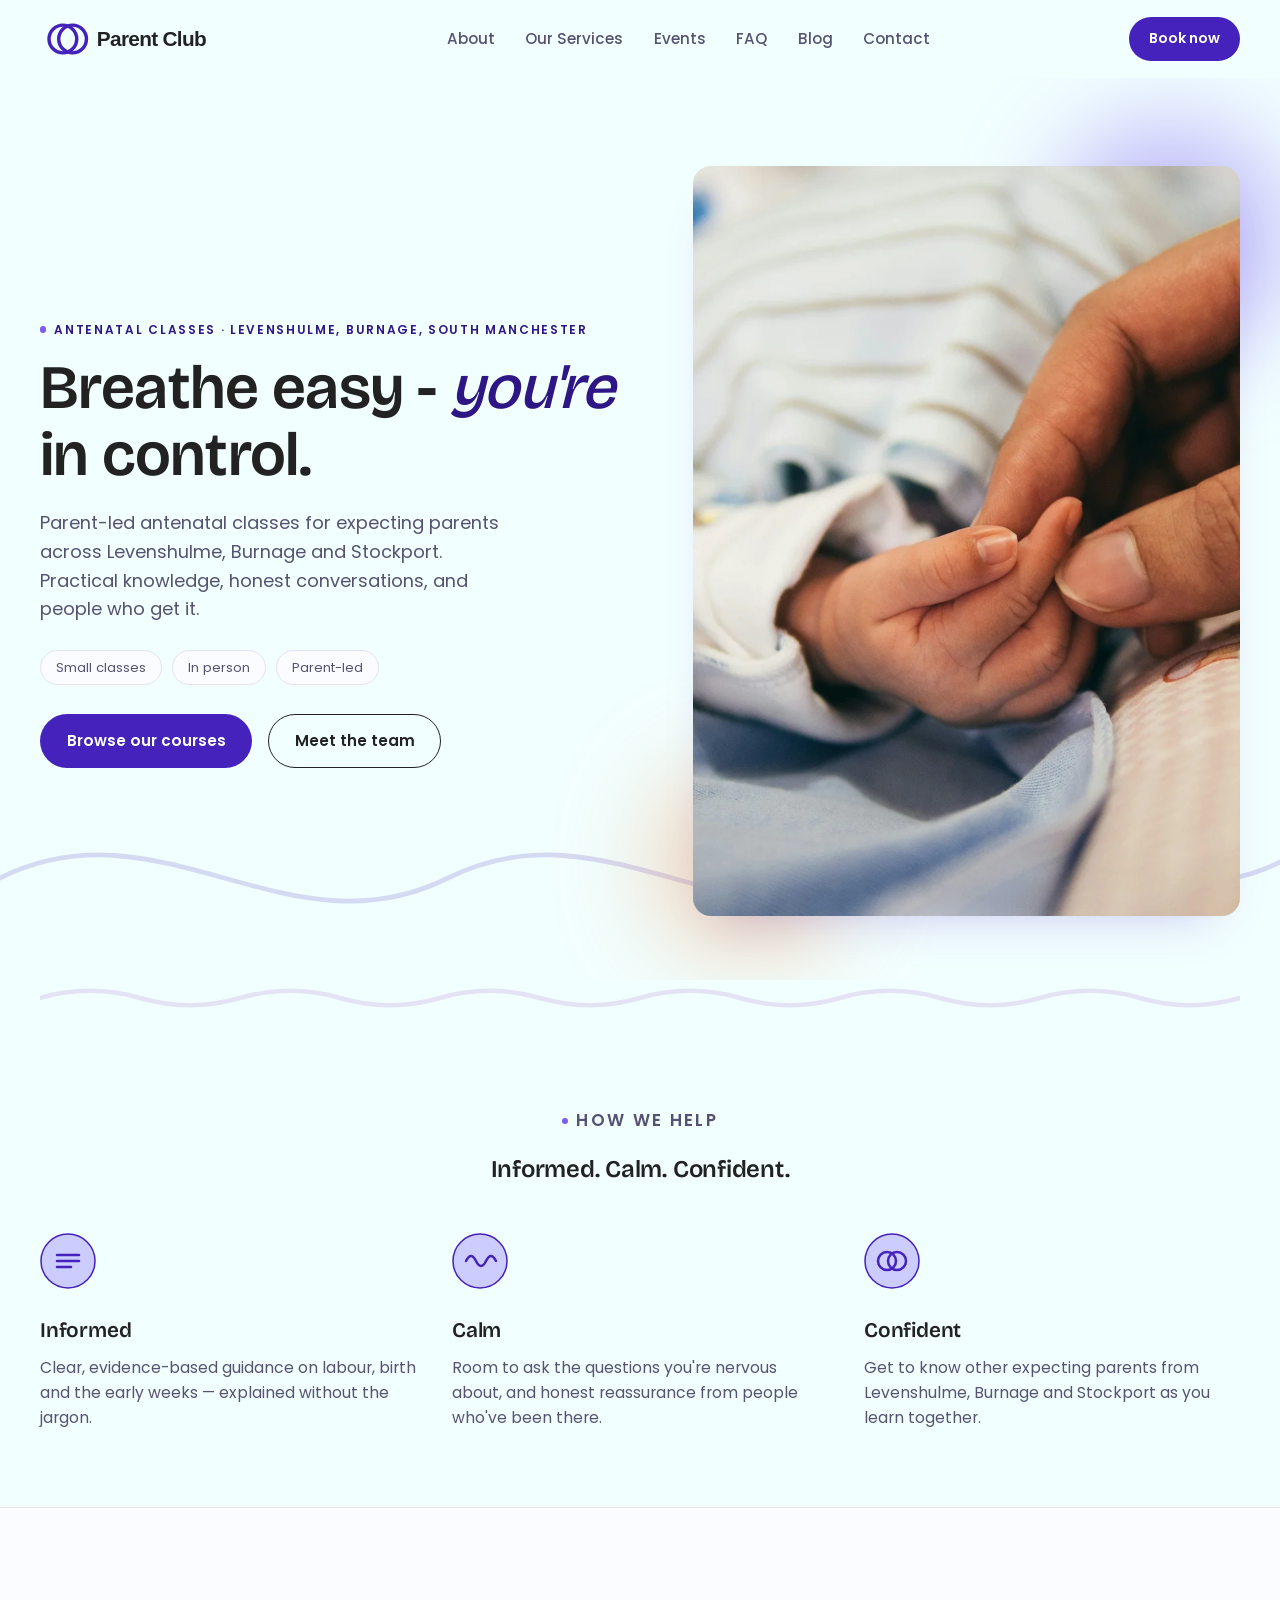
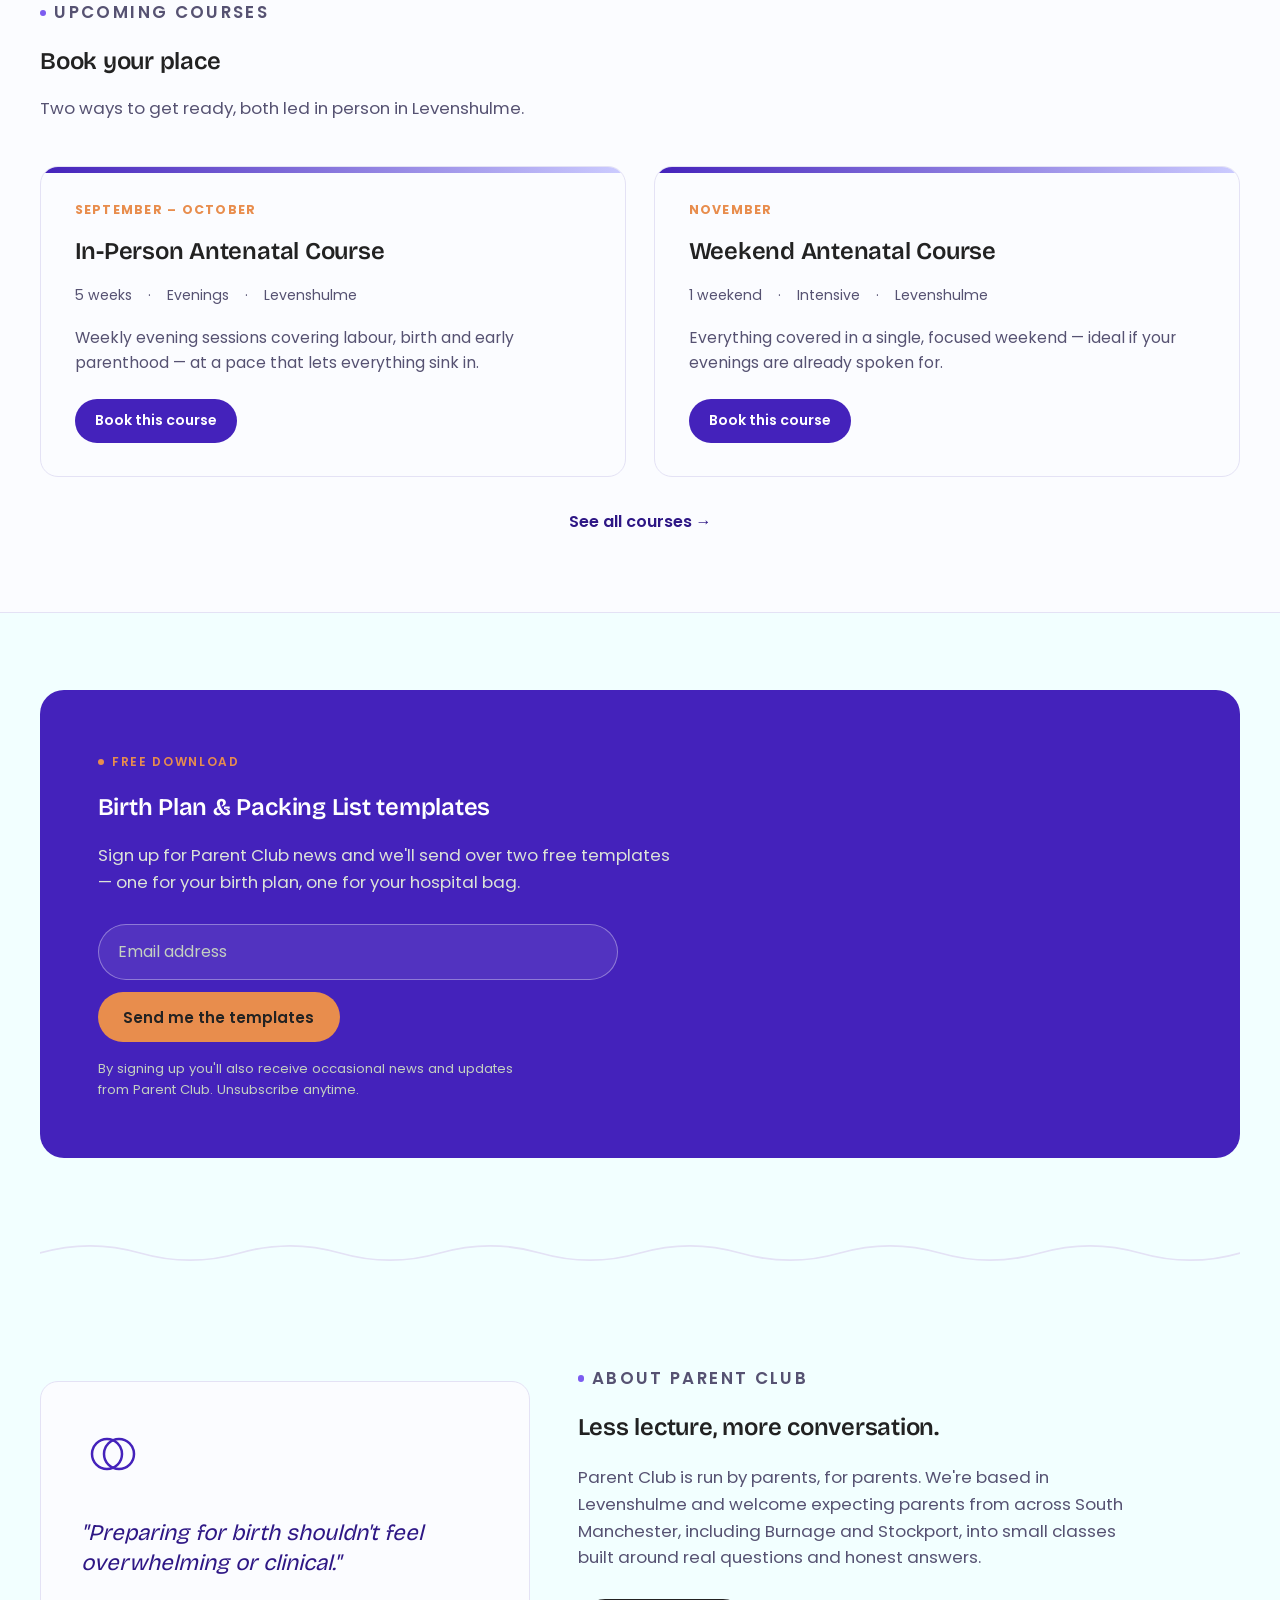
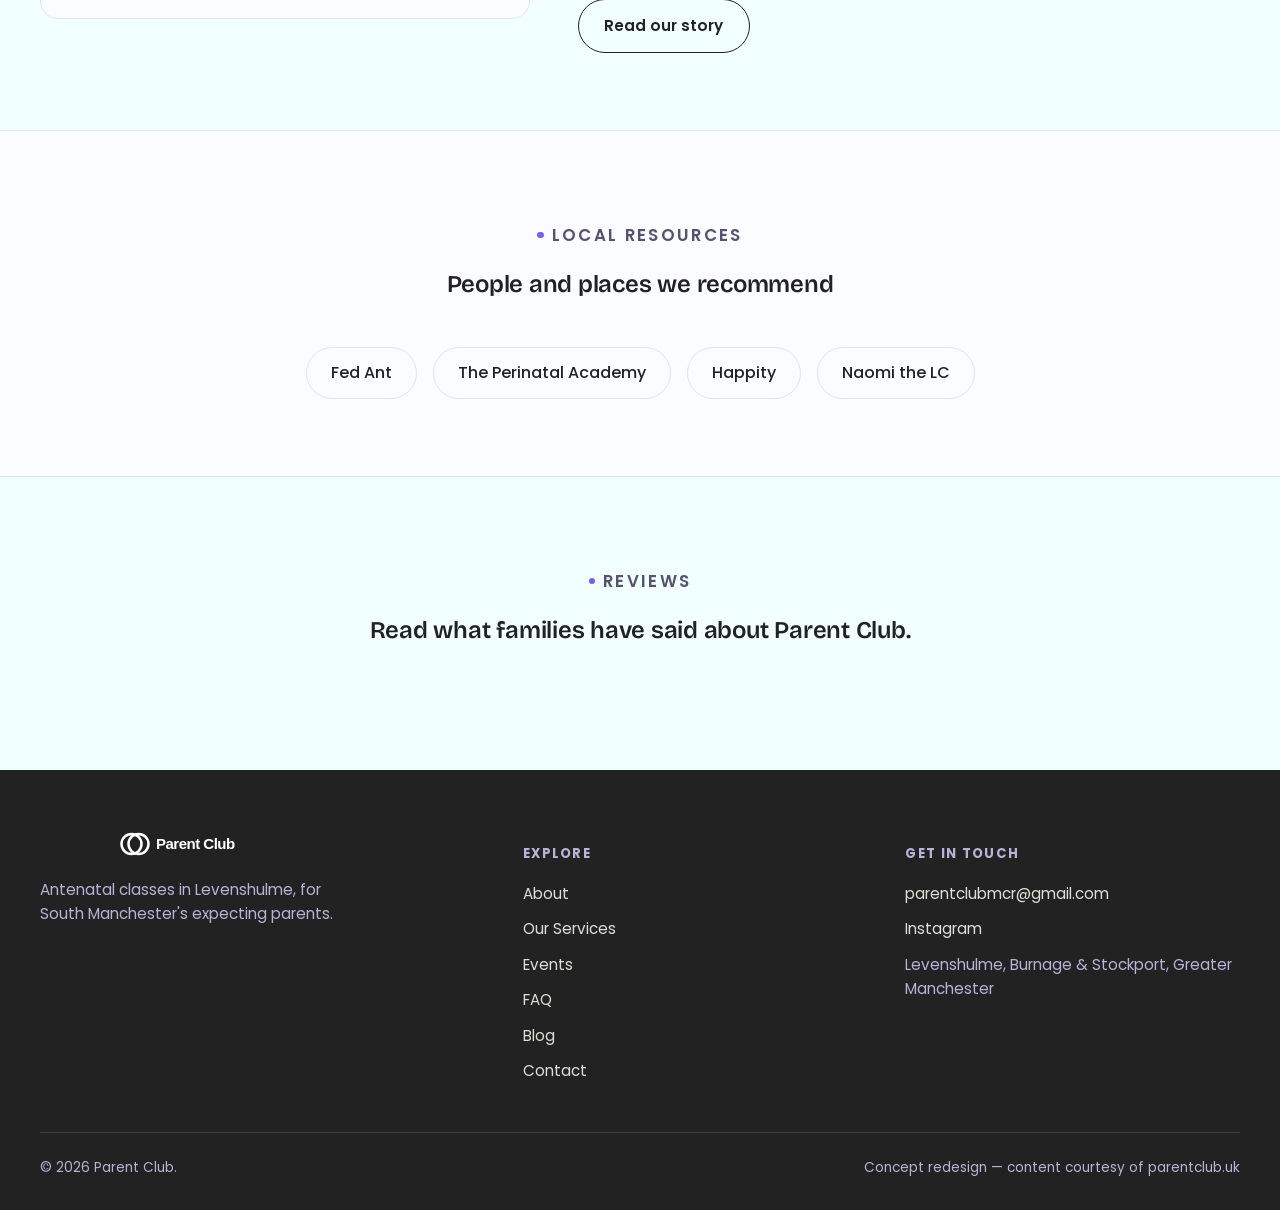
<file: index.html>
<!DOCTYPE html>
<html lang="en-GB">
<head>
<meta charset="UTF-8">
<meta name="viewport" content="width=device-width, initial-scale=1.0">
<title>Parent Club &mdash; Antenatal Classes in Levenshulme, Manchester</title>
<meta name="description" content="Parent-led antenatal classes in Levenshulme for expecting parents across South Manchester.">
<meta name="theme-color" content="#4422bb">
<link rel="icon" href="data:image/svg+xml,%3Csvg xmlns='http://www.w3.org/2000/svg' viewBox='0 0 32 32'%3E%3Ccircle cx='16' cy='16' r='15' fill='%234422bb'/%3E%3Ccircle cx='13' cy='16' r='6' fill='none' stroke='%23ccccff' stroke-width='2'/%3E%3Ccircle cx='19' cy='16' r='6' fill='none' stroke='%23f2ffff' stroke-width='2'/%3E%3C/svg%3E">
<link rel="preconnect" href="https://fonts.googleapis.com">
<link rel="preconnect" href="https://fonts.gstatic.com" crossorigin>
<link href="https://fonts.googleapis.com/css2?family=Bricolage+Grotesque:opsz,wght@12..96,400..700&family=Poppins:ital,wght@0,300;0,400;0,500;0,600;0,700;1,400;1,500&display=swap" rel="stylesheet">
<link rel="stylesheet" href="styles.css">
</head>
<body>
<a class="skip-link" href="#main">Skip to content</a>
<header class="site-header">
  <div class="container nav-inner">
    <a class="brand" href="index.html" aria-label="Parent Club home">
      <img src="Images/parent-club-logo.svg" alt="Parent Club" width="300" height="72">
    </a>
    <ul class="nav-links" id="primaryNav">
      <li><a href="about.html">About</a></li>
      <li><a href="our-services.html">Our Services</a></li>
      <li><a href="events.html">Events</a></li>
      <li><a href="faq.html">FAQ</a></li>
      <li><a href="blog.html">Blog</a></li>
      <li><a href="contact.html">Contact</a></li>
    </ul>
    <div class="nav-cta">
      <a class="btn btn-primary btn-sm" href="courses-store.html">Book now</a>
      <button class="nav-toggle" aria-expanded="false" aria-controls="primaryNav" aria-label="Toggle menu">
        <span></span><span></span><span></span>
      </button>
    </div>
  </div>
</header>
<main id="main">
<section class="hero">
    <div class="container hero-grid">
      <div>
        <p class="eyebrow">Antenatal classes &middot; Levenshulme, Burnage, South Manchester</p>
        <h1>Breathe easy - <em>you're</em> in control.</h1>
        <p class="lede">Parent-led antenatal classes for expecting parents across Levenshulme, Burnage and Stockport. Practical knowledge, honest conversations, and people who get it.</p>
        <div class="chip-row">
          <span class="chip">Small classes</span>
          <span class="chip">In person</span>
          <span class="chip">Parent-led</span>
        </div>
        <div class="hero-actions">
          <a class="btn btn-primary" href="courses-store.html">Browse our courses</a>
          <a class="btn btn-outline" href="about.html">Meet the team</a>
        </div>
      </div>
      <div class="hero-visual">
        <div class="blob rose" aria-hidden="true"></div>
        <div class="blob honey" aria-hidden="true"></div>
        <img src="Images/parent-club-antenatal-class.png" alt="Parent Club Main Photo" width="1000" height="750">
      </div>
    </div>
    <svg class="hero-wave" viewBox="0 0 800 160" preserveAspectRatio="none" aria-hidden="true">
      <path d="M0,90 C100,40 180,140 280,90 C380,40 460,140 560,90 C640,50 720,120 800,80" stroke="currentColor" stroke-width="3" fill="none" stroke-linecap="round"/>
    </svg>
  </section>

  <div class="wave-divider container" aria-hidden="true">
    <svg viewBox="0 0 1440 40" preserveAspectRatio="none"><path d="M0,20 Q60,4 120,20 T240,20 T360,20 T480,20 T600,20 T720,20 T840,20 T960,20 T1080,20 T1200,20 T1320,20 T1440,20" stroke="var(--line)" stroke-width="5" fill="none" stroke-linecap="round"/></svg>
  </div>

  <section class="section values-section">
    <div class="container">
      <div class="section-head center">
        <p class="eyebrow">How we help</p>
        <h2>Informed. Calm. Confident.</h2>
      </div>
      <div class="values">
        <div class="value-card reveal">
          <svg class="value-icon" viewBox="0 0 56 56" aria-hidden="true"><circle cx="28" cy="28" r="27" fill="var(--pine-tint)" stroke="var(--pine)" stroke-width="1.5"/><line x1="17" y1="22" x2="39" y2="22" stroke="var(--pine)" stroke-width="2.5" stroke-linecap="round"/><line x1="17" y1="28" x2="39" y2="28" stroke="var(--pine)" stroke-width="2.5" stroke-linecap="round"/><line x1="17" y1="34" x2="31" y2="34" stroke="var(--pine)" stroke-width="2.5" stroke-linecap="round"/></svg>
          <h3>Informed</h3>
          <p>Clear, evidence-based guidance on labour, birth and the early weeks &mdash; explained without the jargon.</p>
        </div>
        <div class="value-card reveal">
          <svg class="value-icon" viewBox="0 0 56 56" aria-hidden="true"><circle cx="28" cy="28" r="27" fill="var(--pine-tint)" stroke="var(--pine)" stroke-width="1.5"/><path d="M14 28 Q19 18 24 28 T34 28 T44 28" stroke="var(--pine)" stroke-width="2.5" fill="none" stroke-linecap="round" stroke-linejoin="round"/></svg>
          <h3>Calm</h3>
          <p>Room to ask the questions you're nervous about, and honest reassurance from people who've been there.</p>
        </div>
        <div class="value-card reveal">
          <svg class="value-icon" viewBox="0 0 56 56" aria-hidden="true"><circle cx="28" cy="28" r="27" fill="var(--pine-tint)" stroke="var(--pine)" stroke-width="1.5"/><circle cx="23" cy="28" r="9" fill="none" stroke="var(--pine)" stroke-width="2.5"/><circle cx="33" cy="28" r="9" fill="none" stroke="var(--rose-deep)" stroke-width="2.5"/></svg>
          <h3>Confident</h3>
          <p>Get to know other expecting parents from Levenshulme, Burnage and Stockport as you learn together.</p>
        </div>
      </div>
    </div>
  </section>

  <section class="section courses-section surface-section">
    <div class="container">
      <div class="section-head">
        <p class="eyebrow">Upcoming courses</p>
        <h2>Book your place</h2>
        <p>Two ways to get ready, both led in person in Levenshulme.</p>
      </div>
      <div class="courses-grid">
        <div class="course-card reveal">
          <span class="course-date">September &ndash; October</span>
          <h3>In-Person Antenatal Course</h3>
          <div class="course-meta">
            <span>5 weeks</span><span>&middot;</span><span>Evenings</span><span>&middot;</span><span>Levenshulme</span>
          </div>
          <p class="desc">Weekly evening sessions covering labour, birth and early parenthood &mdash; at a pace that lets everything sink in.</p>
          <a class="btn btn-primary btn-sm" href="courses-store.html">Book this course</a>
        </div>
        <div class="course-card reveal">
          <span class="course-date">November</span>
          <h3>Weekend Antenatal Course</h3>
          <div class="course-meta">
            <span>1 weekend</span><span>&middot;</span><span>Intensive</span><span>&middot;</span><span>Levenshulme</span>
          </div>
          <p class="desc">Everything covered in a single, focused weekend &mdash; ideal if your evenings are already spoken for.</p>
          <a class="btn btn-primary btn-sm" href="courses-store.html">Book this course</a>
        </div>
      </div>
      <p class="see-all"><a href="courses-store.html">See all courses &rarr;</a></p>
    </div>
  </section>

  <section class="section">
    <div class="container">
      <div class="template-panel reveal">
        <p class="eyebrow">Free download</p>
        <h2>Birth Plan &amp; Packing List templates</h2>
        <p class="desc">Sign up for Parent Club news and we'll send over two free templates &mdash; one for your birth plan, one for your hospital bag.</p>
        <form class="template-form" id="templateForm">
          <label for="email" class="visually-hidden">Email address</label>
          <input type="email" id="email" name="email" placeholder="Email address" required>
          <button type="submit" class="btn">Send me the templates</button>
        </form>
        <p class="form-note" id="formNote">By signing up you'll also receive occasional news and updates from Parent Club. Unsubscribe anytime.</p>
        <p class="form-success" id="formSuccess" hidden>Thanks &mdash; check your inbox for the templates!</p>
      </div>
    </div>
  </section>

  <div class="wave-divider container" aria-hidden="true">
    <svg viewBox="0 0 1440 40" preserveAspectRatio="none"><path d="M0,20 Q60,4 120,20 T240,20 T360,20 T480,20 T600,20 T720,20 T840,20 T960,20 T1080,20 T1200,20 T1320,20 T1440,20" stroke="var(--line)" stroke-width="2" fill="none" stroke-linecap="round"/></svg>
  </div>

  <section class="section about-section">
    <div class="container about-grid">
      <div class="about-panel reveal">
        <svg class="rings" viewBox="0 0 64 64" aria-hidden="true"><circle cx="26" cy="32" r="15" fill="none" stroke="var(--pine)" stroke-width="2.5"/><circle cx="38" cy="32" r="15" fill="none" stroke="var(--rose-deep)" stroke-width="2.5"/></svg>
        <p class="pull">"Preparing for birth shouldn't feel overwhelming or clinical."</p>
      </div>
      <div class="about-copy reveal">
        <p class="eyebrow">About Parent Club</p>
        <h2>Less lecture, more conversation.</h2>
        <p>Parent Club is run by parents, for parents. We're based in Levenshulme and welcome expecting parents from across South Manchester, including Burnage and Stockport, into small classes built around real questions and honest answers.</p>
        <a class="btn btn-outline" href="about.html">Read our story</a>
      </div>
    </div>
  </section>

  <section class="section resources-section surface-section">
    <div class="container">
      <div class="section-head center">
        <p class="eyebrow">Local resources</p>
        <h2>People and places we recommend</h2>
      </div>
      <div class="resource-list">
        <a class="resource-chip" href="https://www.fedant.org/" target="_blank" rel="noopener noreferrer">Fed Ant</a>
        <a class="resource-chip" href="https://www.theperinatalacademy.co.uk/" target="_blank" rel="noopener noreferrer">The Perinatal Academy</a>
        <a class="resource-chip" href="https://www.happity.co.uk/" target="_blank" rel="noopener noreferrer">Happity</a>
        <a class="resource-chip" href="https://www.naomithelc.com" target="_blank" rel="noopener noreferrer">Naomi the LC</a>
      </div>
    </div>
  </section>
  <section class="section reviews-section">
    <div class="container">

        <div class="section-head center">
            <p class="eyebrow">Reviews</p>
            <h2>Read what families have said about Parent Club.</h2>
        </div>
        <div class="reviews-widget">
            <!-- Elfsight Google Reviews | Untitled Google Reviews -->
<script src="https://elfsightcdn.com/platform.js" async></script>
<div class="elfsight-app-7644ab1b-7ca8-42f3-83bc-cafa7a6fe5e3" data-elfsight-app-lazy></div>
        </div>

    </div>
</section>
</main>
<footer>
  <div class="container footer-grid">
    <div class="footer-brand">
      <img src="Images/parent-club-logo.svg" alt="Parent Club" width="300" height="72">
      <p>Antenatal classes in Levenshulme, for South Manchester's expecting parents.</p>
    </div>
    <div>
      <h4>Explore</h4>
      <div class="flinks">
        <a href="about.html">About</a>
        <a href="our-services.html">Our Services</a>
        <a href="events.html">Events</a>
        <a href="faq.html">FAQ</a>
        <a href="blog.html">Blog</a>
        <a href="contact.html">Contact</a>
      </div>
    </div>
    <div>
      <h4>Get in touch</h4>
      <div class="flinks">
        <a href="mailto:parentclubmcr@gmail.com">parentclubmcr@gmail.com</a>
        <a href="https://www.instagram.com/parentclub_/" target="_blank" rel="noopener noreferrer">Instagram</a>
        <span class="footer-location">Levenshulme, Burnage &amp; Stockport, Greater Manchester</span>
      </div>
    </div>
  </div>
  <div class="container footer-bottom">
    <span>&copy; 2026 Parent Club.</span>
    <span>Concept redesign &mdash; content courtesy of parentclub.uk</span>
  </div>
</footer>

  <script src="js/site.js"></script>
</body>
</html>
</file>
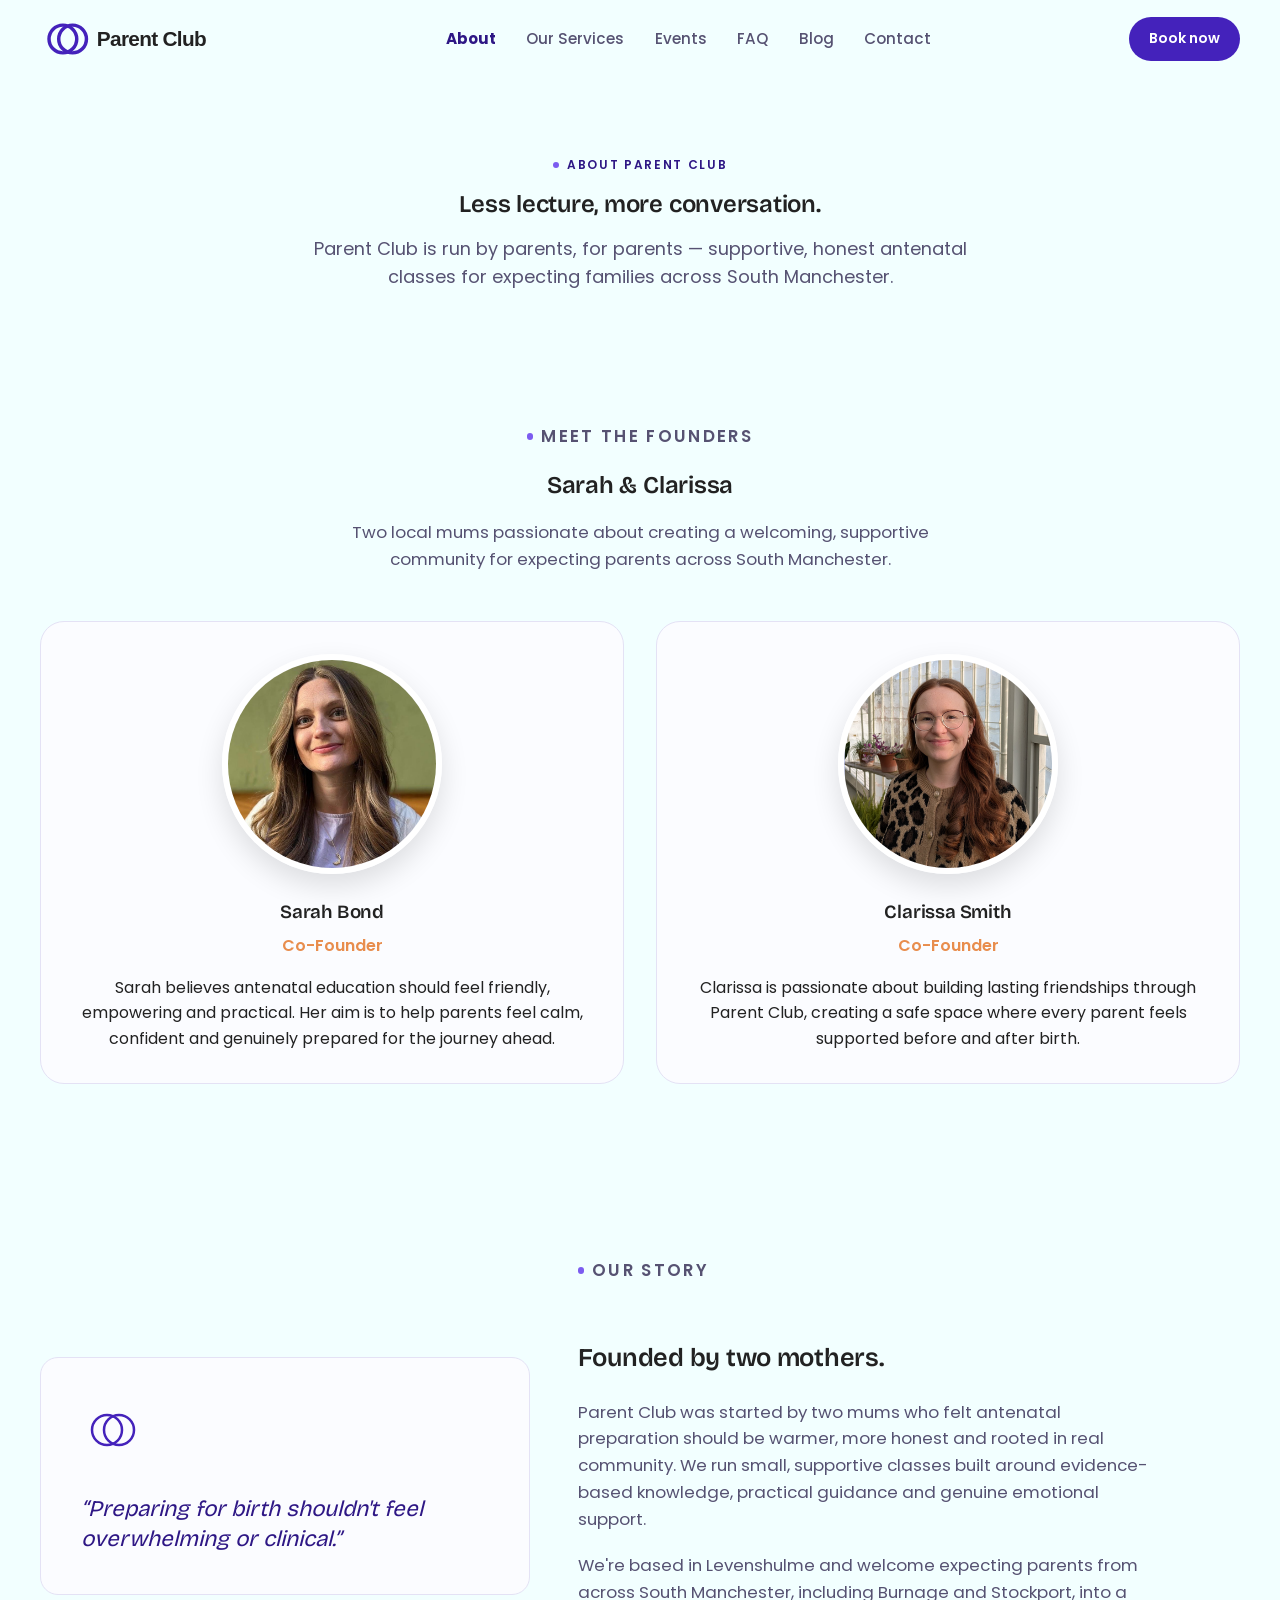
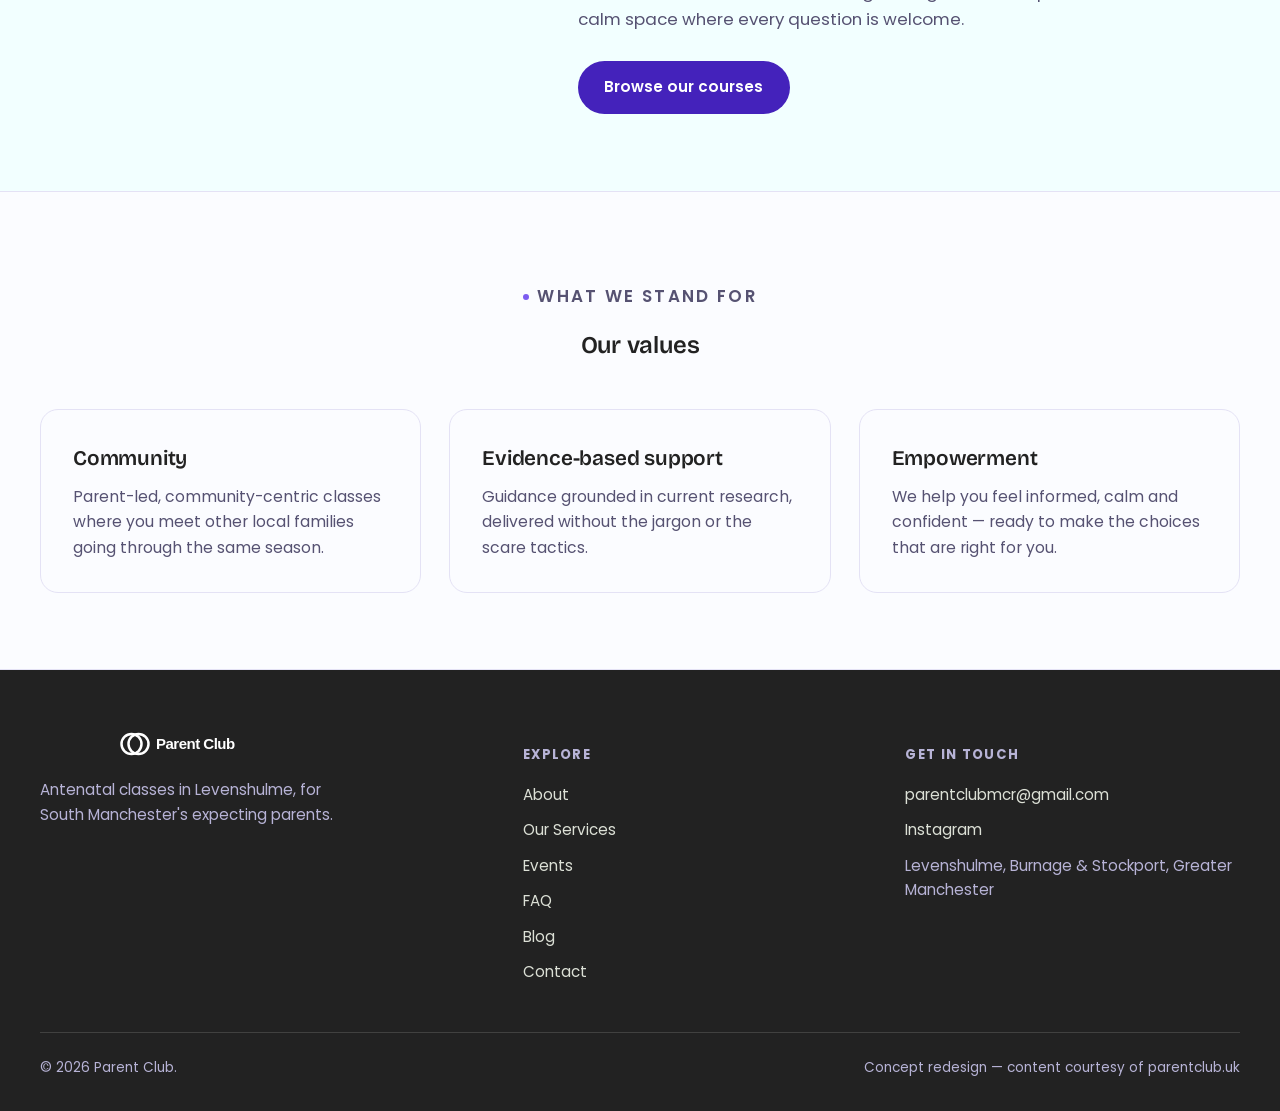
<file: about.html>
<!DOCTYPE html>
<html lang="en-GB">
<head>
<meta charset="UTF-8">
<meta name="viewport" content="width=device-width, initial-scale=1.0">
<title>About &mdash; Parent Club</title>
<meta name="description" content="Parent Club is run by parents, for parents: supportive antenatal classes for South Manchester.">
<meta name="theme-color" content="#4422bb">
<link rel="icon" href="data:image/svg+xml,%3Csvg xmlns='http://www.w3.org/2000/svg' viewBox='0 0 32 32'%3E%3Ccircle cx='16' cy='16' r='15' fill='%234422bb'/%3E%3Ccircle cx='13' cy='16' r='6' fill='none' stroke='%23ccccff' stroke-width='2'/%3E%3Ccircle cx='19' cy='16' r='6' fill='none' stroke='%23f2ffff' stroke-width='2'/%3E%3C/svg%3E">
<link rel="preconnect" href="https://fonts.googleapis.com">
<link rel="preconnect" href="https://fonts.gstatic.com" crossorigin>
<link href="https://fonts.googleapis.com/css2?family=Bricolage+Grotesque:opsz,wght@12..96,400..700&family=Poppins:ital,wght@0,300;0,400;0,500;0,600;0,700;1,400;1,500&display=swap" rel="stylesheet">
<link rel="stylesheet" href="styles.css">
</head>
<body>
<a class="skip-link" href="#main">Skip to content</a>
<header class="site-header">
  <div class="container nav-inner">
    <a class="brand" href="index.html" aria-label="Parent Club home">
      <img src="Images/parent-club-logo.svg" alt="Parent Club" width="300" height="72">
    </a>
    <ul class="nav-links" id="primaryNav">
      <li><a href="about.html" aria-current="page">About</a></li>
      <li><a href="our-services.html">Our Services</a></li>
      <li><a href="events.html">Events</a></li>
      <li><a href="faq.html">FAQ</a></li>
      <li><a href="blog.html">Blog</a></li>
      <li><a href="contact.html">Contact</a></li>
    </ul>
    <div class="nav-cta">
      <a class="btn btn-primary btn-sm" href="courses-store.html">Book now</a>
      <button class="nav-toggle" aria-expanded="false" aria-controls="primaryNav" aria-label="Toggle menu">
        <span></span><span></span><span></span>
      </button>
    </div>
  </div>
</header>
<main id="main">
  <section class="page-hero">
    <div class="container">
      <p class="eyebrow">About Parent Club</p>
      <h1>Less lecture, more conversation.</h1>
      <p class="lede">Parent Club is run by parents, for parents &mdash; supportive, honest antenatal classes for expecting families across South Manchester.</p>
    </div>
  </section>
  <section class="section founders-section">
  <div class="container">
    <div class="section-head center">
      <p class="eyebrow">Meet the founders</p>
      <h2>Sarah & Clarissa</h2>
      <p class="lede">
        Two local mums passionate about creating a welcoming, supportive community
        for expecting parents across South Manchester.
      </p>
    </div>

    <div class="founders-grid">

      <article class="founder-card reveal">
        <img src="Images/sarah-bond.png"
             alt="Sarah Bond"
             class="founder-photo">

        <h3>Sarah Bond</h3>
        <p class="founder-role">Co-Founder</p>

        <p>
          Sarah believes antenatal education should feel friendly,
          empowering and practical. Her aim is to help parents feel calm,
          confident and genuinely prepared for the journey ahead.
        </p>
      </article>

      <article class="founder-card reveal">
        <img src="Images/clarissa-smith.png"
             alt="Clarissa Smith"
             class="founder-photo">

        <h3>Clarissa Smith</h3>
        <p class="founder-role">Co-Founder</p>

        <p>
          Clarissa is passionate about building lasting friendships through
          Parent Club, creating a safe space where every parent feels
          supported before and after birth.
        </p>
      </article>

    </div>
  </div>
</section>
  <section class="section">
    <div class="container about-grid">
      <div class="about-panel reveal">
        <svg class="rings" viewBox="0 0 64 64" aria-hidden="true"><circle cx="26" cy="32" r="15" fill="none" stroke="var(--pine)" stroke-width="2.5"/><circle cx="38" cy="32" r="15" fill="none" stroke="var(--rose-deep)" stroke-width="2.5"/></svg>
        <p class="pull">&ldquo;Preparing for birth shouldn't feel overwhelming or clinical.&rdquo;</p>
      </div>
      <div class="about-copy reveal prose">
        <p class="eyebrow">Our story</p>
        <h2>Founded by two mothers.</h2>
        <p>Parent Club was started by two mums who felt antenatal preparation should be warmer, more honest and rooted in real community. We run small, supportive classes built around evidence-based knowledge, practical guidance and genuine emotional support.</p>
        <p>We're based in Levenshulme and welcome expecting parents from across South Manchester, including Burnage and Stockport, into a calm space where every question is welcome.</p>
        <a class="btn btn-primary" href="courses-store.html">Browse our courses</a>
      </div>
    </div>
  </section>
  <section class="section" style="background:var(--paper-card); border-block:1px solid var(--line);">
    <div class="container">
      <div class="section-head center"><p class="eyebrow">What we stand for</p><h2>Our values</h2></div>
      <div class="grid-3">
        <div class="info-card reveal"><h3>Community</h3><p>Parent-led, community-centric classes where you meet other local families going through the same season.</p></div>
        <div class="info-card reveal"><h3>Evidence-based support</h3><p>Guidance grounded in current research, delivered without the jargon or the scare tactics.</p></div>
        <div class="info-card reveal"><h3>Empowerment</h3><p>We help you feel informed, calm and confident &mdash; ready to make the choices that are right for you.</p></div>
      </div>
    </div>
  </section>
</main>
<footer>
  <div class="container footer-grid">
    <div class="footer-brand">
      <img src="Images/parent-club-logo.svg" alt="Parent Club" width="300" height="72">
      <p>Antenatal classes in Levenshulme, for South Manchester's expecting parents.</p>
    </div>
    <div>
      <h4>Explore</h4>
      <div class="flinks">
        <a href="about.html">About</a>
        <a href="our-services.html">Our Services</a>
        <a href="events.html">Events</a>
        <a href="faq.html">FAQ</a>
        <a href="blog.html">Blog</a>
        <a href="contact.html">Contact</a>
      </div>
    </div>
    <div>
      <h4>Get in touch</h4>
      <div class="flinks">
        <a href="mailto:parentclubmcr@gmail.com">parentclubmcr@gmail.com</a>
        <a href="https://www.instagram.com/parentclub_/" target="_blank" rel="noopener noreferrer">Instagram</a>
        <span class="footer-location">Levenshulme, Burnage &amp; Stockport, Greater Manchester</span>
      </div>
    </div>
  </div>
  <div class="container footer-bottom">
    <span>&copy; 2026 Parent Club.</span>
    <span>Concept redesign &mdash; content courtesy of parentclub.uk</span>
  </div>
</footer>

  <script src="js/site.js"></script>
</body>
</html>
</file>
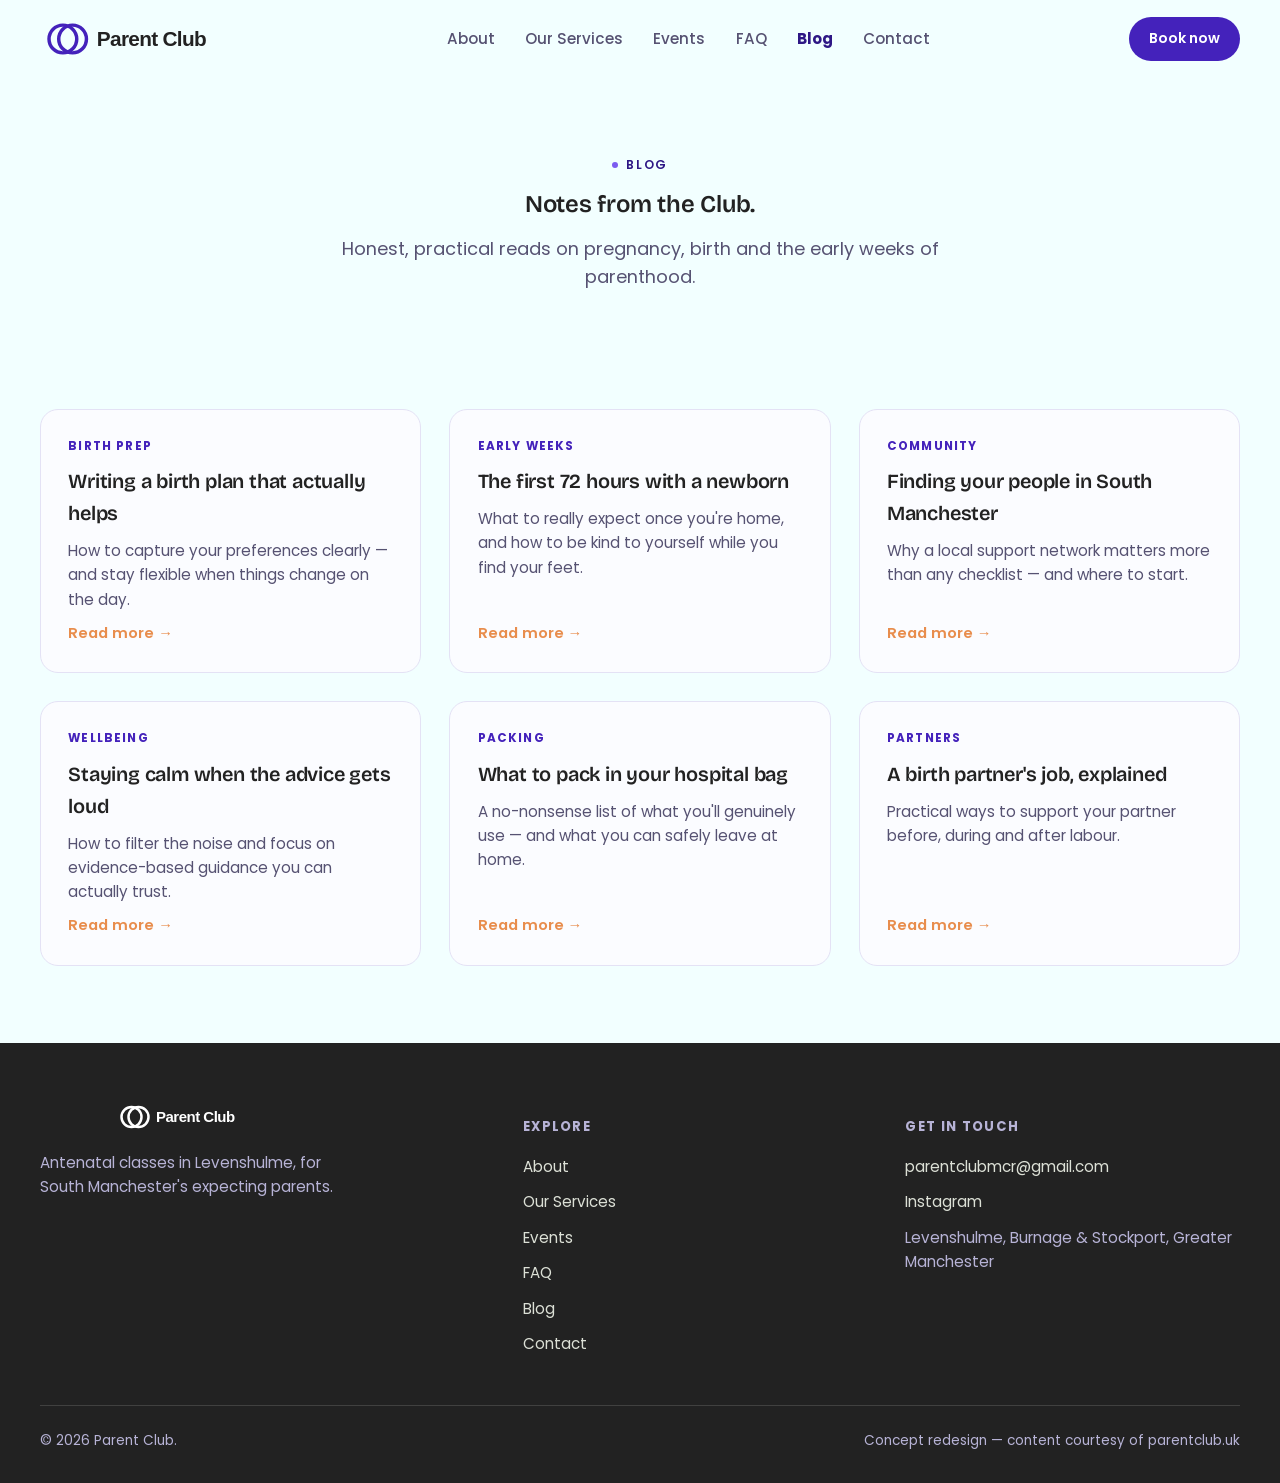
<file: blog.html>
<!DOCTYPE html>
<html lang="en-GB">
<head>
<meta charset="UTF-8">
<meta name="viewport" content="width=device-width, initial-scale=1.0">
<title>Blog &mdash; Parent Club</title>
<meta name="description" content="Honest, practical reads on pregnancy, birth and early parenthood.">
<meta name="theme-color" content="#4422bb">
<link rel="icon" href="data:image/svg+xml,%3Csvg xmlns='http://www.w3.org/2000/svg' viewBox='0 0 32 32'%3E%3Ccircle cx='16' cy='16' r='15' fill='%234422bb'/%3E%3Ccircle cx='13' cy='16' r='6' fill='none' stroke='%23ccccff' stroke-width='2'/%3E%3Ccircle cx='19' cy='16' r='6' fill='none' stroke='%23f2ffff' stroke-width='2'/%3E%3C/svg%3E">
<link rel="preconnect" href="https://fonts.googleapis.com">
<link rel="preconnect" href="https://fonts.gstatic.com" crossorigin>
<link href="https://fonts.googleapis.com/css2?family=Bricolage+Grotesque:opsz,wght@12..96,400..700&family=Poppins:ital,wght@0,300;0,400;0,500;0,600;0,700;1,400;1,500&display=swap" rel="stylesheet">
<link rel="stylesheet" href="styles.css">
</head>
<body>
<a class="skip-link" href="#main">Skip to content</a>
<header class="site-header">
  <div class="container nav-inner">
    <a class="brand" href="index.html" aria-label="Parent Club home">
      <img src="Images/parent-club-logo.svg" alt="Parent Club" width="300" height="72">
    </a>
    <ul class="nav-links" id="primaryNav">
      <li><a href="about.html">About</a></li>
      <li><a href="our-services.html">Our Services</a></li>
      <li><a href="events.html">Events</a></li>
      <li><a href="faq.html">FAQ</a></li>
      <li><a href="blog.html" aria-current="page">Blog</a></li>
      <li><a href="contact.html">Contact</a></li>
    </ul>
    <div class="nav-cta">
      <a class="btn btn-primary btn-sm" href="courses-store.html">Book now</a>
      <button class="nav-toggle" aria-expanded="false" aria-controls="primaryNav" aria-label="Toggle menu">
        <span></span><span></span><span></span>
      </button>
    </div>
  </div>
</header>
<main id="main">
  <section class="page-hero">
    <div class="container">
      <p class="eyebrow">Blog</p>
      <h1>Notes from the Club.</h1>
      <p class="lede">Honest, practical reads on pregnancy, birth and the early weeks of parenthood.</p>
    </div>
  </section>

  <section class="section">
    <div class="container">
      <div class="grid-3">
        <article class="blog-card reveal"><div class="body"><span class="tag">Birth prep</span><h3>Writing a birth plan that actually helps</h3><p>How to capture your preferences clearly &mdash; and stay flexible when things change on the day.</p><a class="read" href="#">Read more &rarr;</a></div></article>
        <article class="blog-card reveal"><div class="body"><span class="tag">Early weeks</span><h3>The first 72 hours with a newborn</h3><p>What to really expect once you're home, and how to be kind to yourself while you find your feet.</p><a class="read" href="#">Read more &rarr;</a></div></article>
        <article class="blog-card reveal"><div class="body"><span class="tag">Community</span><h3>Finding your people in South Manchester</h3><p>Why a local support network matters more than any checklist &mdash; and where to start.</p><a class="read" href="#">Read more &rarr;</a></div></article>
        <article class="blog-card reveal"><div class="body"><span class="tag">Wellbeing</span><h3>Staying calm when the advice gets loud</h3><p>How to filter the noise and focus on evidence-based guidance you can actually trust.</p><a class="read" href="#">Read more &rarr;</a></div></article>
        <article class="blog-card reveal"><div class="body"><span class="tag">Packing</span><h3>What to pack in your hospital bag</h3><p>A no-nonsense list of what you'll genuinely use &mdash; and what you can safely leave at home.</p><a class="read" href="#">Read more &rarr;</a></div></article>
        <article class="blog-card reveal"><div class="body"><span class="tag">Partners</span><h3>A birth partner's job, explained</h3><p>Practical ways to support your partner before, during and after labour.</p><a class="read" href="#">Read more &rarr;</a></div></article>
      </div>
    </div>
  </section>
</main>
<footer>
  <div class="container footer-grid">
    <div class="footer-brand">
      <img src="Images/parent-club-logo.svg" alt="Parent Club" width="300" height="72">
      <p>Antenatal classes in Levenshulme, for South Manchester's expecting parents.</p>
    </div>
    <div>
      <h4>Explore</h4>
      <div class="flinks">
        <a href="about.html">About</a>
        <a href="our-services.html">Our Services</a>
        <a href="events.html">Events</a>
        <a href="faq.html">FAQ</a>
        <a href="blog.html">Blog</a>
        <a href="contact.html">Contact</a>
      </div>
    </div>
    <div>
      <h4>Get in touch</h4>
      <div class="flinks">
        <a href="mailto:parentclubmcr@gmail.com">parentclubmcr@gmail.com</a>
        <a href="https://www.instagram.com/parentclub_/" target="_blank" rel="noopener noreferrer">Instagram</a>
        <span class="footer-location">Levenshulme, Burnage &amp; Stockport, Greater Manchester</span>
      </div>
    </div>
  </div>
  <div class="container footer-bottom">
    <span>&copy; 2026 Parent Club.</span>
    <span>Concept redesign &mdash; content courtesy of parentclub.uk</span>
  </div>
</footer>

  <script src="js/site.js"></script>
</body>
</html>
</file>
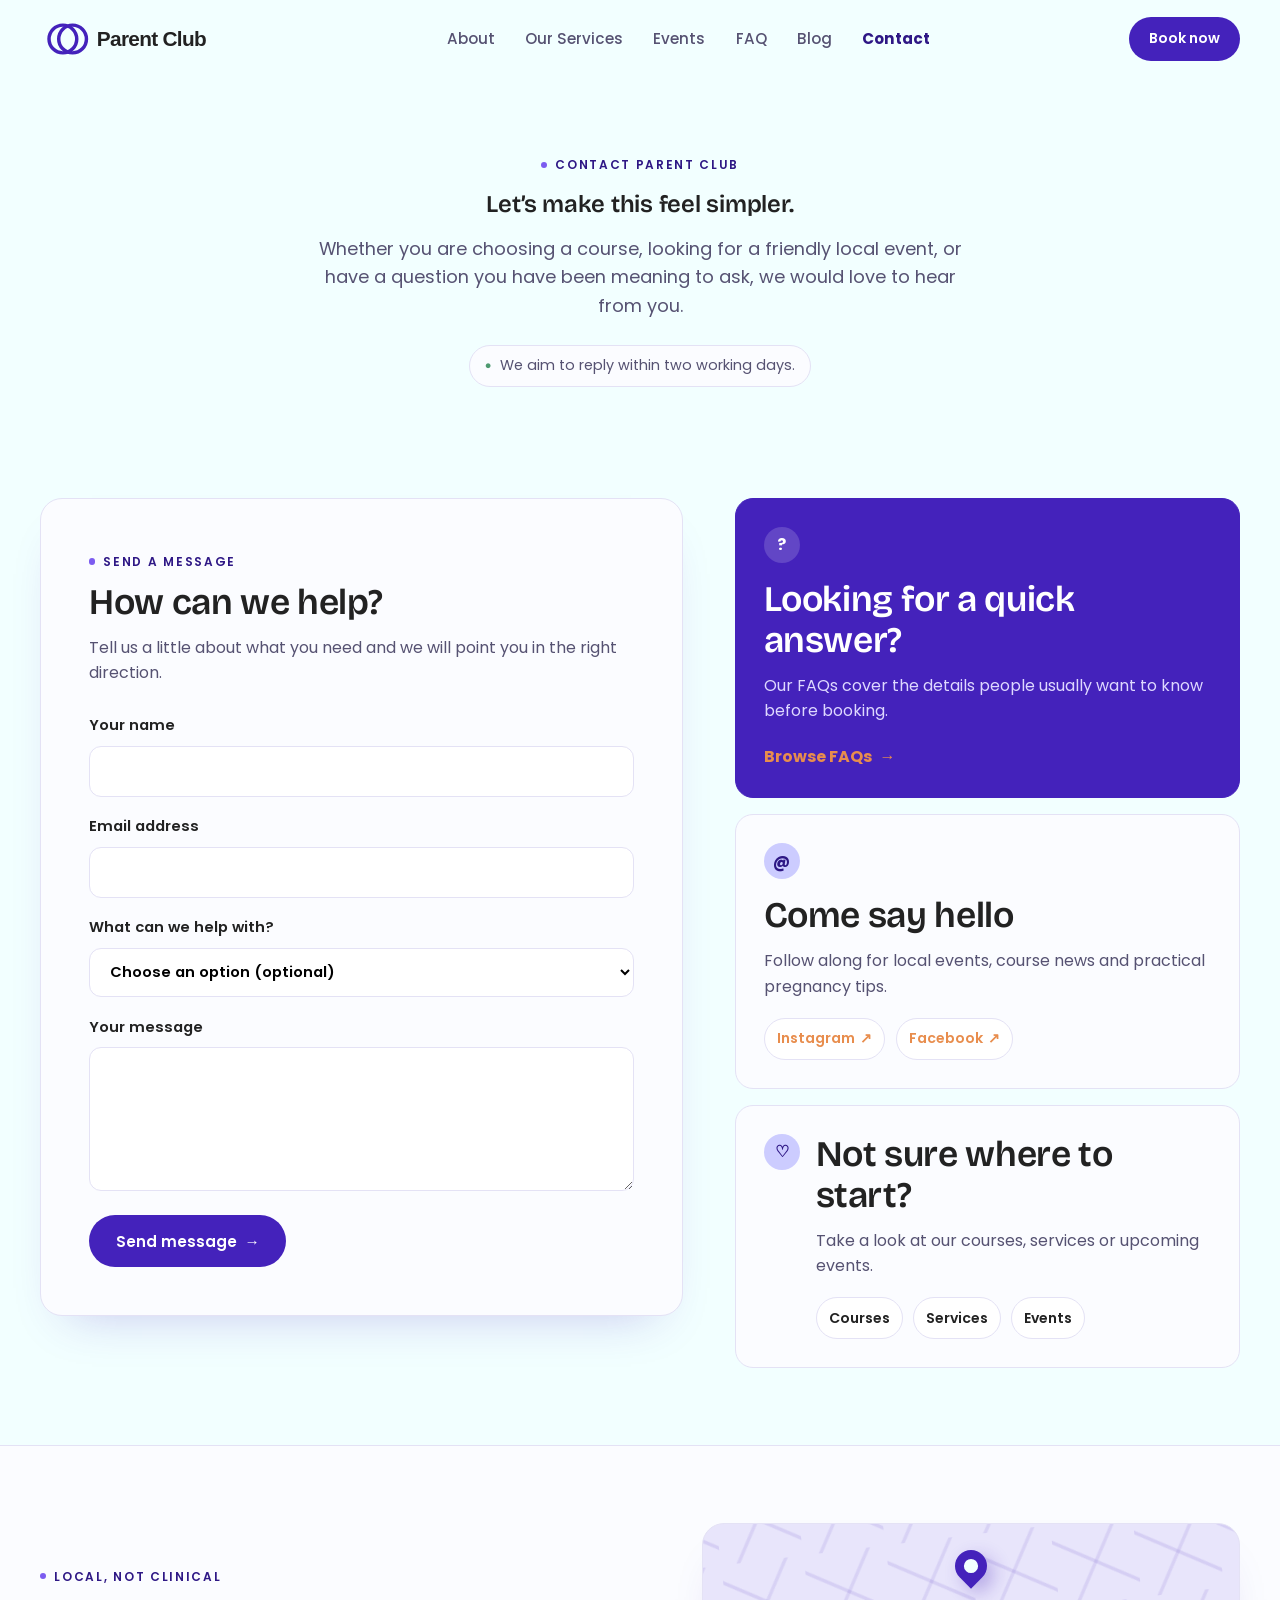
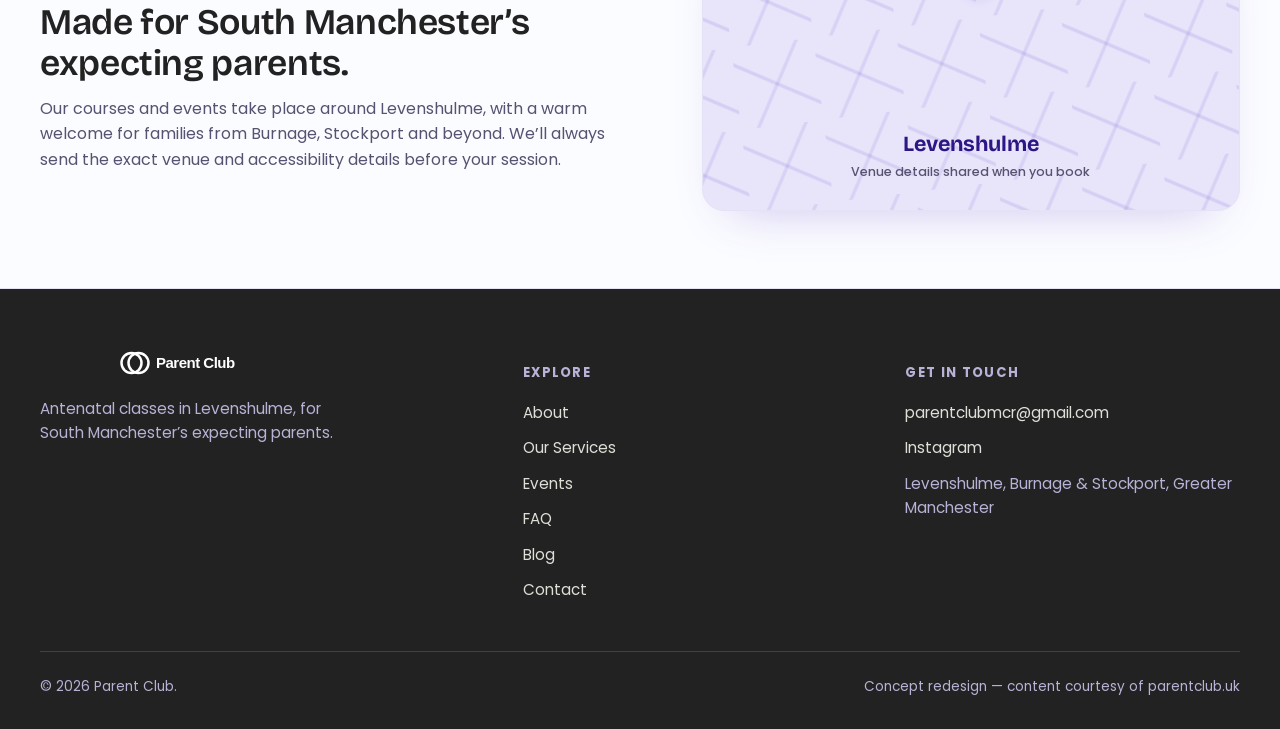
<file: contact.html>
<!DOCTYPE html>
<html lang="en-GB">
<head>
<meta charset="UTF-8">
<meta name="viewport" content="width=device-width, initial-scale=1.0">
<title>Contact Parent Club | Antenatal Classes in Levenshulme</title>
<meta name="description" content="Get in touch with Parent Club about antenatal courses, Pregnancy Socials and support for expecting parents in South Manchester.">
<meta name="theme-color" content="#4422bb">
<link rel="icon" href="data:image/svg+xml,%3Csvg xmlns='http://www.w3.org/2000/svg' viewBox='0 0 32 32'%3E%3Ccircle cx='16' cy='16' r='15' fill='%234422bb'/%3E%3Ccircle cx='13' cy='16' r='6' fill='none' stroke='%23ccccff' stroke-width='2'/%3E%3Ccircle cx='19' cy='16' r='6' fill='none' stroke='%23f2ffff' stroke-width='2'/%3E%3C/svg%3E">
<link rel="preconnect" href="https://fonts.googleapis.com">
<link rel="preconnect" href="https://fonts.gstatic.com" crossorigin>
<link href="https://fonts.googleapis.com/css2?family=Bricolage+Grotesque:opsz,wght@12..96,400..700&family=Poppins:ital,wght@0,300;0,400;0,500;0,600;0,700;1,400;1,500&display=swap" rel="stylesheet">
<link rel="stylesheet" href="styles.css">
</head>
<body>
<a class="skip-link" href="#main">Skip to content</a>
<header class="site-header">
  <div class="container nav-inner">
    <a class="brand" href="index.html" aria-label="Parent Club home"><img src="Images/parent-club-logo.svg" alt="Parent Club" width="300" height="72"></a>
    <ul class="nav-links" id="primaryNav">
      <li><a href="about.html">About</a></li><li><a href="our-services.html">Our Services</a></li><li><a href="events.html">Events</a></li><li><a href="faq.html">FAQ</a></li><li><a href="blog.html">Blog</a></li><li><a href="contact.html" aria-current="page">Contact</a></li>
    </ul>
    <div class="nav-cta"><a class="btn btn-primary btn-sm" href="courses-store.html">Book now</a><button class="nav-toggle" aria-expanded="false" aria-controls="primaryNav" aria-label="Toggle menu"><span></span><span></span><span></span></button></div>
  </div>
</header>
<main id="main">
  <section class="page-hero contact-hero">
    <div class="container">
      <p class="eyebrow">Contact Parent Club</p>
      <h1>Let&rsquo;s make this feel simpler.</h1>
      <p class="lede">Whether you are choosing a course, looking for a friendly local event, or have a question you have been meaning to ask, we would love to hear from you.</p>
      <p class="response-promise"><span aria-hidden="true">&#9679;</span> We aim to reply within two working days.</p>
    </div>
  </section>

  <section class="section contact-section">
    <div class="container contact-layout">
      <div class="contact-form-card reveal">
        <div class="contact-card-heading"><p class="eyebrow">Send a message</p><h2>How can we help?</h2><p>Tell us a little about what you need and we will point you in the right direction.</p></div>
        <!-- Concept form: connect to a Cloudflare Worker or trusted form provider before launch. -->
        <form class="contact-form" id="contactForm">
          <label for="contactName">Your name<input id="contactName" type="text" name="name" autocomplete="name" required></label>
          <label for="contactEmail">Email address<input id="contactEmail" type="email" name="email" autocomplete="email" required></label>
          <label for="contactTopic">What can we help with?<select id="contactTopic" name="topic"><option value="">Choose an option (optional)</option><option>Courses and booking</option><option>Pregnancy Socials</option><option>General question</option><option>Something else</option></select></label>
          <label for="contactMessage">Your message<textarea id="contactMessage" name="message" required></textarea></label>
          <button type="submit" class="btn btn-primary">Send message <span aria-hidden="true">&rarr;</span></button>
        </form>
        <p class="form-success" id="contactSuccess" hidden tabindex="-1">Thanks &mdash; we&rsquo;ll be in touch soon.</p>
      </div>

      <aside class="contact-help reveal" aria-label="Other ways we can help">
        <div class="help-panel">
          <span class="panel-icon" aria-hidden="true">?</span><h2>Looking for a quick answer?</h2><p>Our FAQs cover the details people usually want to know before booking.</p><a class="text-link with-arrow" href="faq.html">Browse FAQs <span aria-hidden="true">&rarr;</span></a>
        </div>
        <div class="help-panel social-panel">
          <span class="panel-icon" aria-hidden="true">@</span><h2>Come say hello</h2><p>Follow along for local events, course news and practical pregnancy tips.</p>
          <div class="social-actions"><a class="social-link" href="https://www.instagram.com/parentclub_/" target="_blank" rel="noopener noreferrer">Instagram <span aria-hidden="true">&nearr;</span></a><a class="social-link" href="https://www.facebook.com/parentclubmcr" target="_blank" rel="noopener noreferrer">Facebook <span aria-hidden="true">&nearr;</span></a></div>
        </div>
        <div class="help-panel compact-panel">
          <span class="panel-icon" aria-hidden="true">&#9825;</span><div><h2>Not sure where to start?</h2><p>Take a look at our courses, services or upcoming events.</p><div class="context-links"><a href="courses-store.html">Courses</a><a href="our-services.html">Services</a><a href="events.html">Events</a></div></div>
        </div>
      </aside>
    </div>
  </section>

  <section class="section location-section surface-section">
    <div class="container location-layout">
      <div class="location-copy reveal"><p class="eyebrow">Local, not clinical</p><h2>Made for South Manchester&rsquo;s expecting parents.</h2><p>Our courses and events take place around Levenshulme, with a warm welcome for families from Burnage, Stockport and beyond. We&rsquo;ll always send the exact venue and accessibility details before your session.</p></div>
      <div class="map-placeholder reveal" role="img" aria-label="Map placeholder for Parent Club venues in Levenshulme, South Manchester"><div class="map-grid" aria-hidden="true"></div><span class="map-pin" aria-hidden="true"></span><p>Levenshulme<br><small>Venue details shared when you book</small></p></div>
    </div>
  </section>
</main>
<footer>
  <div class="container footer-grid">
    <div class="footer-brand"><img src="Images/parent-club-logo.svg" alt="Parent Club" width="300" height="72"><p>Antenatal classes in Levenshulme, for South Manchester&rsquo;s expecting parents.</p></div>
    <div><h4>Explore</h4><div class="flinks"><a href="about.html">About</a><a href="our-services.html">Our Services</a><a href="events.html">Events</a><a href="faq.html">FAQ</a><a href="blog.html">Blog</a><a href="contact.html">Contact</a></div></div>
    <div><h4>Get in touch</h4><div class="flinks"><a href="mailto:parentclubmcr@gmail.com">parentclubmcr@gmail.com</a><a href="https://www.instagram.com/parentclub_/" target="_blank" rel="noopener noreferrer">Instagram</a><span class="footer-location">Levenshulme, Burnage &amp; Stockport, Greater Manchester</span></div></div>
  </div>
  <div class="container footer-bottom"><span>&copy; 2026 Parent Club.</span><span>Concept redesign &mdash; content courtesy of parentclub.uk</span></div>
</footer>
<script src="js/site.js"></script>
</body>
</html>
</file>
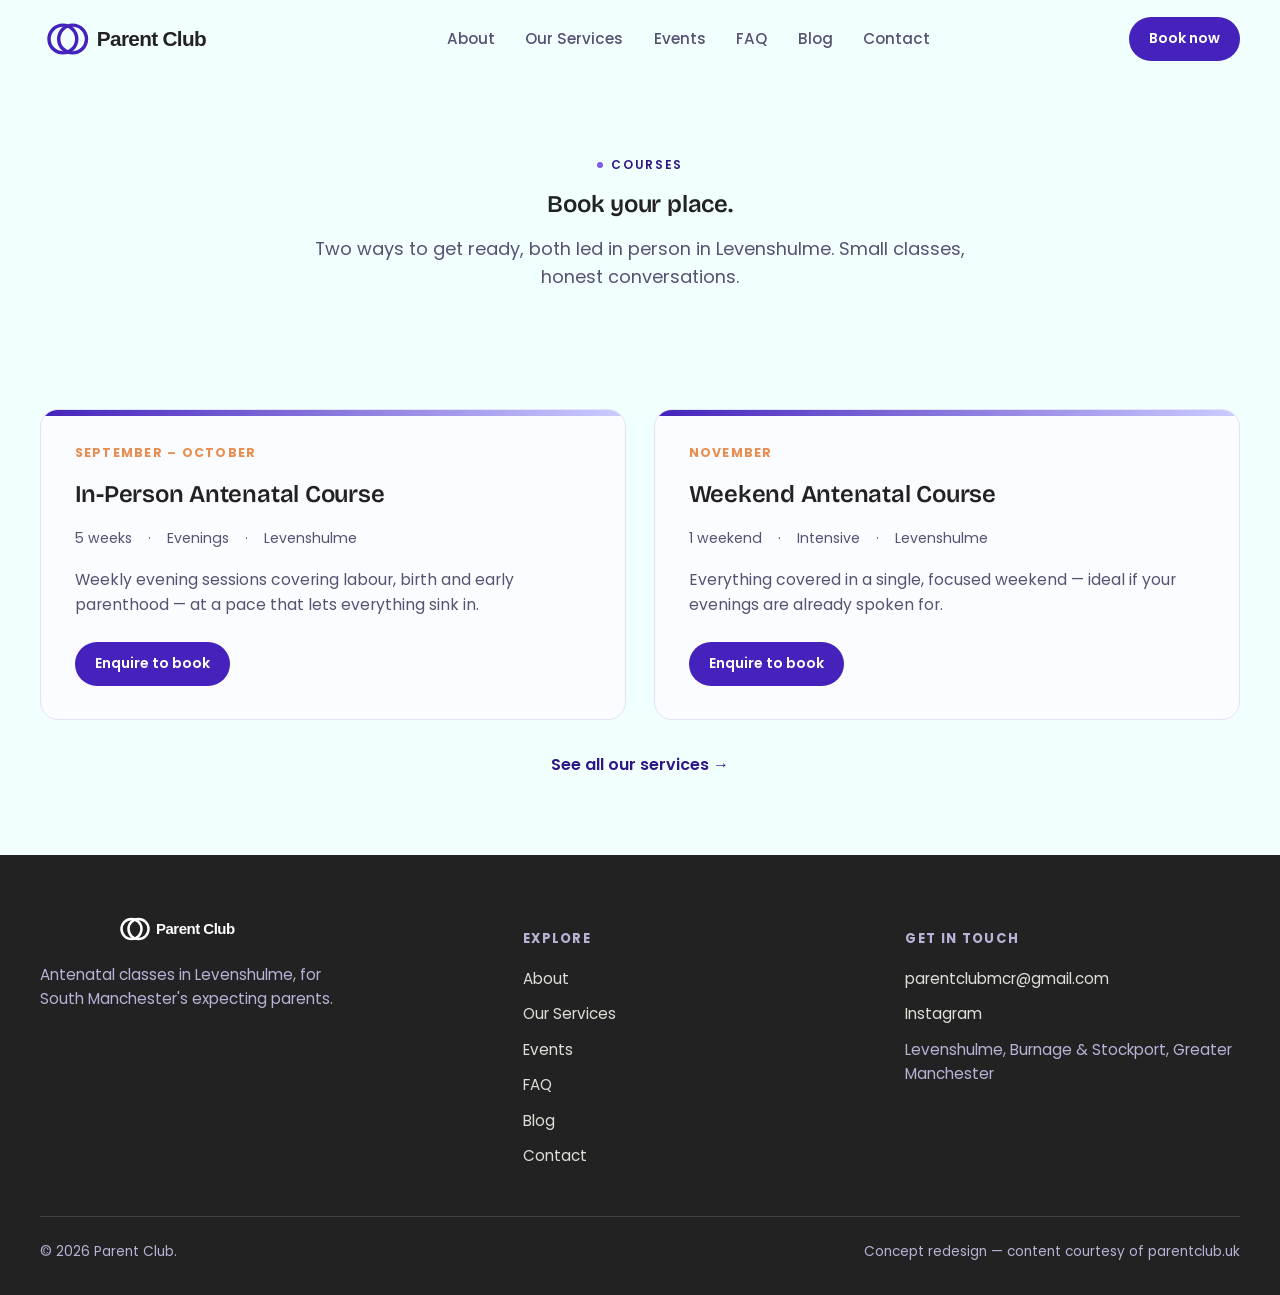
<file: courses-store.html>
<!DOCTYPE html>
<html lang="en-GB">
<head>
<meta charset="UTF-8">
<meta name="viewport" content="width=device-width, initial-scale=1.0">
<title>Book a Course &mdash; Parent Club</title>
<meta name="description" content="Book an in-person or weekend antenatal course with Parent Club in Levenshulme.">
<meta name="theme-color" content="#4422bb">
<link rel="icon" href="data:image/svg+xml,%3Csvg xmlns='http://www.w3.org/2000/svg' viewBox='0 0 32 32'%3E%3Ccircle cx='16' cy='16' r='15' fill='%234422bb'/%3E%3Ccircle cx='13' cy='16' r='6' fill='none' stroke='%23ccccff' stroke-width='2'/%3E%3Ccircle cx='19' cy='16' r='6' fill='none' stroke='%23f2ffff' stroke-width='2'/%3E%3C/svg%3E">
<link rel="preconnect" href="https://fonts.googleapis.com">
<link rel="preconnect" href="https://fonts.gstatic.com" crossorigin>
<link href="https://fonts.googleapis.com/css2?family=Bricolage+Grotesque:opsz,wght@12..96,400..700&family=Poppins:ital,wght@0,300;0,400;0,500;0,600;0,700;1,400;1,500&display=swap" rel="stylesheet">
<link rel="stylesheet" href="styles.css">
</head>
<body>
<a class="skip-link" href="#main">Skip to content</a>
<header class="site-header">
  <div class="container nav-inner">
    <a class="brand" href="index.html" aria-label="Parent Club home">
      <img src="Images/parent-club-logo.svg" alt="Parent Club" width="300" height="72">
    </a>
    <ul class="nav-links" id="primaryNav">
      <li><a href="about.html">About</a></li>
      <li><a href="our-services.html">Our Services</a></li>
      <li><a href="events.html">Events</a></li>
      <li><a href="faq.html">FAQ</a></li>
      <li><a href="blog.html">Blog</a></li>
      <li><a href="contact.html">Contact</a></li>
    </ul>
    <div class="nav-cta">
      <a class="btn btn-primary btn-sm" href="courses-store.html">Book now</a>
      <button class="nav-toggle" aria-expanded="false" aria-controls="primaryNav" aria-label="Toggle menu">
        <span></span><span></span><span></span>
      </button>
    </div>
  </div>
</header>
<main id="main">
  <section class="page-hero">
    <div class="container">
      <p class="eyebrow">Courses</p>
      <h1>Book your place.</h1>
      <p class="lede">Two ways to get ready, both led in person in Levenshulme. Small classes, honest conversations.</p>
    </div>
  </section>

  <section class="section">
    <div class="container">
      <div class="courses-grid">
        <div class="course-card reveal"><span class="course-date">September &ndash; October</span><h3>In-Person Antenatal Course</h3><div class="course-meta"><span>5 weeks</span><span>&middot;</span><span>Evenings</span><span>&middot;</span><span>Levenshulme</span></div><p class="desc">Weekly evening sessions covering labour, birth and early parenthood &mdash; at a pace that lets everything sink in.</p><a class="btn btn-primary btn-sm" href="contact.html">Enquire to book</a></div>
        <div class="course-card reveal"><span class="course-date">November</span><h3>Weekend Antenatal Course</h3><div class="course-meta"><span>1 weekend</span><span>&middot;</span><span>Intensive</span><span>&middot;</span><span>Levenshulme</span></div><p class="desc">Everything covered in a single, focused weekend &mdash; ideal if your evenings are already spoken for.</p><a class="btn btn-primary btn-sm" href="contact.html">Enquire to book</a></div>
      </div>
      <p class="see-all"><a href="our-services.html">See all our services &rarr;</a></p>
    </div>
  </section>
</main>
<footer>
  <div class="container footer-grid">
    <div class="footer-brand">
      <img src="Images/parent-club-logo.svg" alt="Parent Club" width="300" height="72">
      <p>Antenatal classes in Levenshulme, for South Manchester's expecting parents.</p>
    </div>
    <div>
      <h4>Explore</h4>
      <div class="flinks">
        <a href="about.html">About</a>
        <a href="our-services.html">Our Services</a>
        <a href="events.html">Events</a>
        <a href="faq.html">FAQ</a>
        <a href="blog.html">Blog</a>
        <a href="contact.html">Contact</a>
      </div>
    </div>
    <div>
      <h4>Get in touch</h4>
      <div class="flinks">
        <a href="mailto:parentclubmcr@gmail.com">parentclubmcr@gmail.com</a>
        <a href="https://www.instagram.com/parentclub_/" target="_blank" rel="noopener noreferrer">Instagram</a>
        <span class="footer-location">Levenshulme, Burnage &amp; Stockport, Greater Manchester</span>
      </div>
    </div>
  </div>
  <div class="container footer-bottom">
    <span>&copy; 2026 Parent Club.</span>
    <span>Concept redesign &mdash; content courtesy of parentclub.uk</span>
  </div>
</footer>

  <script src="js/site.js"></script>
</body>
</html>
</file>
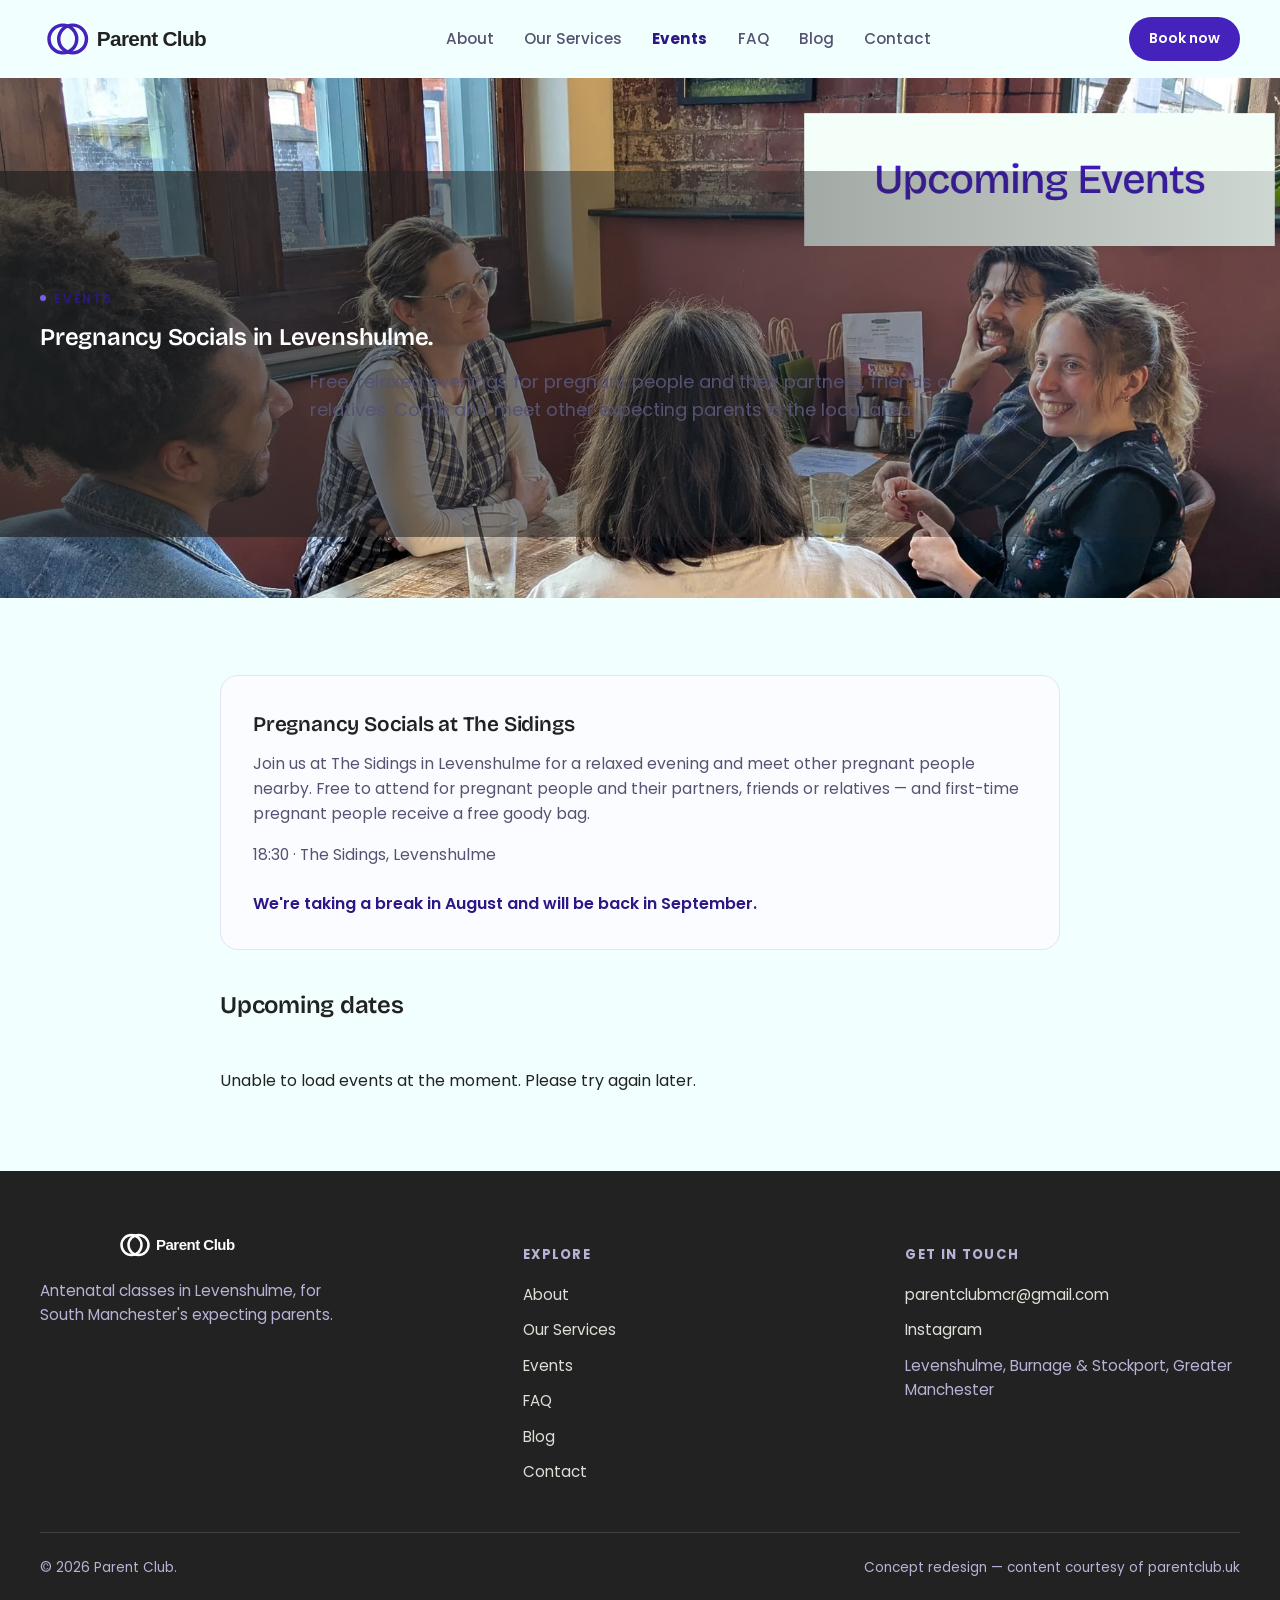
<file: events.html>
<!DOCTYPE html>
<html lang="en-GB">
<head>
<meta charset="UTF-8">
<meta name="viewport" content="width=device-width, initial-scale=1.0">
<title>Events &mdash; Parent Club</title>
<meta name="description" content="Free Pregnancy Socials at The Sidings, Levenshulme. Meet other expecting parents.">
<meta name="theme-color" content="#4422bb">
<link rel="icon" href="data:image/svg+xml,%3Csvg xmlns='http://www.w3.org/2000/svg' viewBox='0 0 32 32'%3E%3Ccircle cx='16' cy='16' r='15' fill='%234422bb'/%3E%3Ccircle cx='13' cy='16' r='6' fill='none' stroke='%23ccccff' stroke-width='2'/%3E%3Ccircle cx='19' cy='16' r='6' fill='none' stroke='%23f2ffff' stroke-width='2'/%3E%3C/svg%3E">
<link rel="preconnect" href="https://fonts.googleapis.com">
<link rel="preconnect" href="https://fonts.gstatic.com" crossorigin>
<link href="https://fonts.googleapis.com/css2?family=Bricolage+Grotesque:opsz,wght@12..96,400..700&family=Poppins:ital,wght@0,300;0,400;0,500;0,600;0,700;1,400;1,500&display=swap" rel="stylesheet">
<link rel="stylesheet" href="styles.css">
</head>
<body>
<a class="skip-link" href="#main">Skip to content</a>
<header class="site-header">
  <div class="container nav-inner">
    <a class="brand" href="index.html" aria-label="Parent Club home">
      <img src="Images/parent-club-logo.svg" alt="Parent Club" width="300" height="72">
    </a>
    <ul class="nav-links" id="primaryNav">
      <li><a href="about.html">About</a></li>
      <li><a href="our-services.html">Our Services</a></li>
      <li><a href="events.html" aria-current="page">Events</a></li>
      <li><a href="faq.html">FAQ</a></li>
      <li><a href="blog.html">Blog</a></li>
      <li><a href="contact.html">Contact</a></li>
    </ul>
    <div class="nav-cta">
      <a class="btn btn-primary btn-sm" href="courses-store.html">Book now</a>
      <button class="nav-toggle" aria-expanded="false" aria-controls="primaryNav" aria-label="Toggle menu">
        <span></span><span></span><span></span>
      </button>
    </div>
  </div>
</header>
<main id="main">
  <section class="page-hero events-hero">
    <img src="Images/social.png"
         alt="Parents chatting together at a Parent Club social event"
         class="hero-image">

    <div class="hero-overlay">
        <div class="container">
            <p class="eyebrow">Events</p>
            <h1>Pregnancy Socials in Levenshulme.</h1>

            <p class="lede">
                Free, relaxed evenings for pregnant people and their
                partners, friends or relatives. Come and meet other
                expecting parents in the local area.
            </p>
        </div>
    </div>
</section>

  <section class="section">
    <div class="container content-narrow">
      <div class="info-card reveal" style="margin-bottom:2.25rem;">
        <h3>Pregnancy Socials at The Sidings</h3>
        <p style="color:var(--ink-soft); margin-top:.6rem;">Join us at The Sidings in Levenshulme for a relaxed evening and meet other pregnant people nearby. Free to attend for pregnant people and their partners, friends or relatives &mdash; and first-time pregnant people receive a free goody bag.</p>
        <p class="event-meta" style="margin-top:1rem;">18:30 &middot; The Sidings, Levenshulme</p>
        <span class="event-note">We're taking a break in August and will be back in September.</span>
      </div>
      <div class="section-head"><h2>Upcoming dates</h2></div>
      <div id="events-list" aria-live="polite"></div>
  </section>
</main>
<footer>
  <div class="container footer-grid">
    <div class="footer-brand">
      <img src="Images/parent-club-logo.svg" alt="Parent Club" width="300" height="72">
      <p>Antenatal classes in Levenshulme, for South Manchester's expecting parents.</p>
    </div>
    <div>
      <h4>Explore</h4>
      <div class="flinks">
        <a href="about.html">About</a>
        <a href="our-services.html">Our Services</a>
        <a href="events.html">Events</a>
        <a href="faq.html">FAQ</a>
        <a href="blog.html">Blog</a>
        <a href="contact.html">Contact</a>
      </div>
    </div>
    <div>
      <h4>Get in touch</h4>
      <div class="flinks">
        <a href="mailto:parentclubmcr@gmail.com">parentclubmcr@gmail.com</a>
        <a href="https://www.instagram.com/parentclub_/" target="_blank" rel="noopener noreferrer">Instagram</a>
        <span class="footer-location">Levenshulme, Burnage &amp; Stockport, Greater Manchester</span>
      </div>
    </div>
  </div>
  <div class="container footer-bottom">
    <span>&copy; 2026 Parent Club.</span>
    <span>Concept redesign &mdash; content courtesy of parentclub.uk</span>
  </div>
</footer>
<script src="js/events.js"></script>
  <script src="js/site.js"></script>
</body>
</html>
</file>
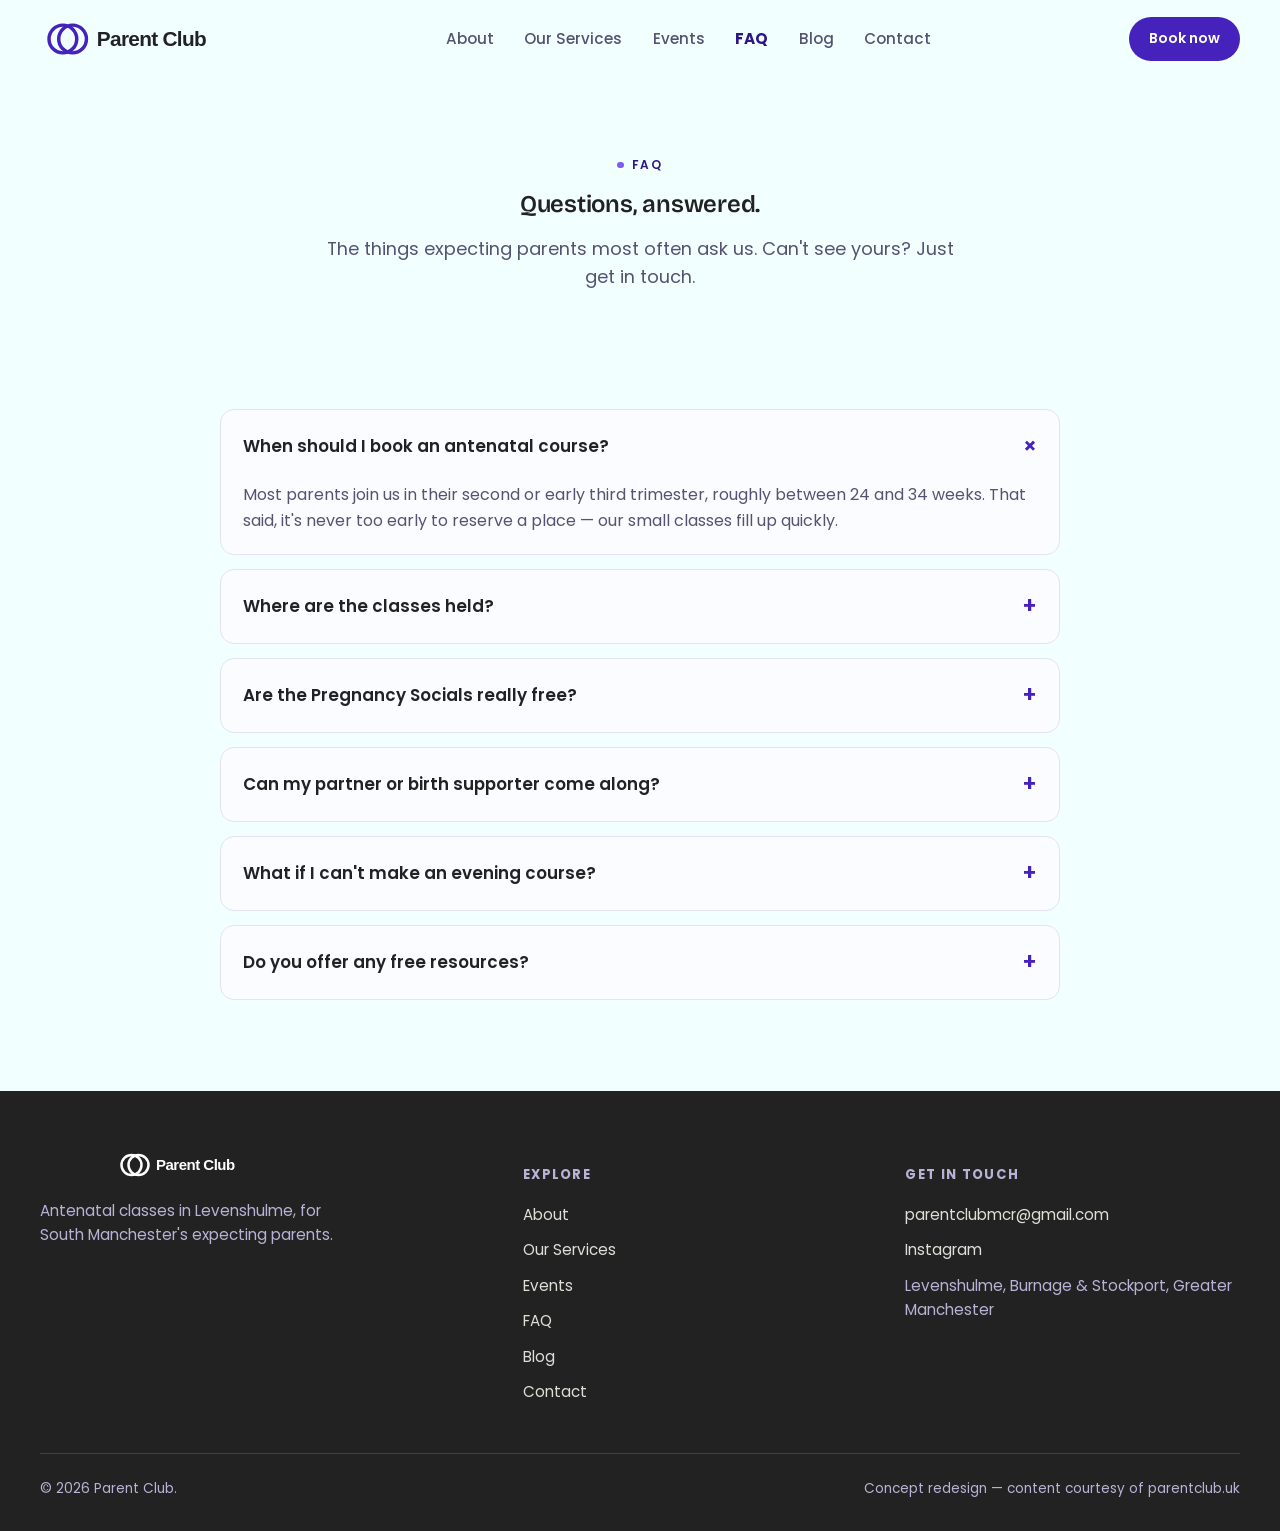
<file: faq.html>
<!DOCTYPE html>
<html lang="en-GB">
<head>
<meta charset="UTF-8">
<meta name="viewport" content="width=device-width, initial-scale=1.0">
<title>FAQ &mdash; Parent Club</title>
<meta name="description" content="Frequently asked questions about Parent Club's antenatal classes and socials.">
<meta name="theme-color" content="#4422bb">
<link rel="icon" href="data:image/svg+xml,%3Csvg xmlns='http://www.w3.org/2000/svg' viewBox='0 0 32 32'%3E%3Ccircle cx='16' cy='16' r='15' fill='%234422bb'/%3E%3Ccircle cx='13' cy='16' r='6' fill='none' stroke='%23ccccff' stroke-width='2'/%3E%3Ccircle cx='19' cy='16' r='6' fill='none' stroke='%23f2ffff' stroke-width='2'/%3E%3C/svg%3E">
<link rel="preconnect" href="https://fonts.googleapis.com">
<link rel="preconnect" href="https://fonts.gstatic.com" crossorigin>
<link href="https://fonts.googleapis.com/css2?family=Bricolage+Grotesque:opsz,wght@12..96,400..700&family=Poppins:ital,wght@0,300;0,400;0,500;0,600;0,700;1,400;1,500&display=swap" rel="stylesheet">
<link rel="stylesheet" href="styles.css">
</head>
<body>
<a class="skip-link" href="#main">Skip to content</a>
<header class="site-header">
  <div class="container nav-inner">
    <a class="brand" href="index.html" aria-label="Parent Club home">
      <img src="Images/parent-club-logo.svg" alt="Parent Club" width="300" height="72">
    </a>
    <ul class="nav-links" id="primaryNav">
      <li><a href="about.html">About</a></li>
      <li><a href="our-services.html">Our Services</a></li>
      <li><a href="events.html">Events</a></li>
      <li><a href="faq.html" aria-current="page">FAQ</a></li>
      <li><a href="blog.html">Blog</a></li>
      <li><a href="contact.html">Contact</a></li>
    </ul>
    <div class="nav-cta">
      <a class="btn btn-primary btn-sm" href="courses-store.html">Book now</a>
      <button class="nav-toggle" aria-expanded="false" aria-controls="primaryNav" aria-label="Toggle menu">
        <span></span><span></span><span></span>
      </button>
    </div>
  </div>
</header>
<main id="main">
  <section class="page-hero">
    <div class="container">
      <p class="eyebrow">FAQ</p>
      <h1>Questions, answered.</h1>
      <p class="lede">The things expecting parents most often ask us. Can't see yours? Just get in touch.</p>
    </div>
  </section>

  <section class="section">
    <div class="container content-narrow">
      <details class="faq-item" open><summary>When should I book an antenatal course?</summary><div class="answer">Most parents join us in their second or early third trimester, roughly between 24 and 34 weeks. That said, it's never too early to reserve a place &mdash; our small classes fill up quickly.</div></details>
      <details class="faq-item"><summary>Where are the classes held?</summary><div class="answer">All of our in-person sessions run in Levenshulme, South Manchester, and we welcome parents from across Burnage, Stockport and the surrounding areas.</div></details>
      <details class="faq-item"><summary>Are the Pregnancy Socials really free?</summary><div class="answer">Yes &mdash; our Pregnancy Socials at The Sidings are free to attend for pregnant people and their partners, friends or relatives. First-time pregnant people even receive a free goody bag.</div></details>
      <details class="faq-item"><summary>Can my partner or birth supporter come along?</summary><div class="answer">Absolutely &mdash; our classes are designed for expecting parents and their birth partners together. The price covers both of you.</div></details>
      <details class="faq-item"><summary>What if I can't make an evening course?</summary><div class="answer">We also run intensive weekend courses that cover everything in a single focused weekend, ideal if weeknights don't work for you.</div></details>
      <details class="faq-item"><summary>Do you offer any free resources?</summary><div class="answer">Yes &mdash; sign up on our contact page and we'll send you a free birth plan template and hospital bag packing list.</div></details>
    </div>
  </section>
</main>
<footer>
  <div class="container footer-grid">
    <div class="footer-brand">
      <img src="Images/parent-club-logo.svg" alt="Parent Club" width="300" height="72">
      <p>Antenatal classes in Levenshulme, for South Manchester's expecting parents.</p>
    </div>
    <div>
      <h4>Explore</h4>
      <div class="flinks">
        <a href="about.html">About</a>
        <a href="our-services.html">Our Services</a>
        <a href="events.html">Events</a>
        <a href="faq.html">FAQ</a>
        <a href="blog.html">Blog</a>
        <a href="contact.html">Contact</a>
      </div>
    </div>
    <div>
      <h4>Get in touch</h4>
      <div class="flinks">
        <a href="mailto:parentclubmcr@gmail.com">parentclubmcr@gmail.com</a>
        <a href="https://www.instagram.com/parentclub_/" target="_blank" rel="noopener noreferrer">Instagram</a>
        <span class="footer-location">Levenshulme, Burnage &amp; Stockport, Greater Manchester</span>
      </div>
    </div>
  </div>
  <div class="container footer-bottom">
    <span>&copy; 2026 Parent Club.</span>
    <span>Concept redesign &mdash; content courtesy of parentclub.uk</span>
  </div>
</footer>

  <script src="js/site.js"></script>
</body>
</html>
</file>
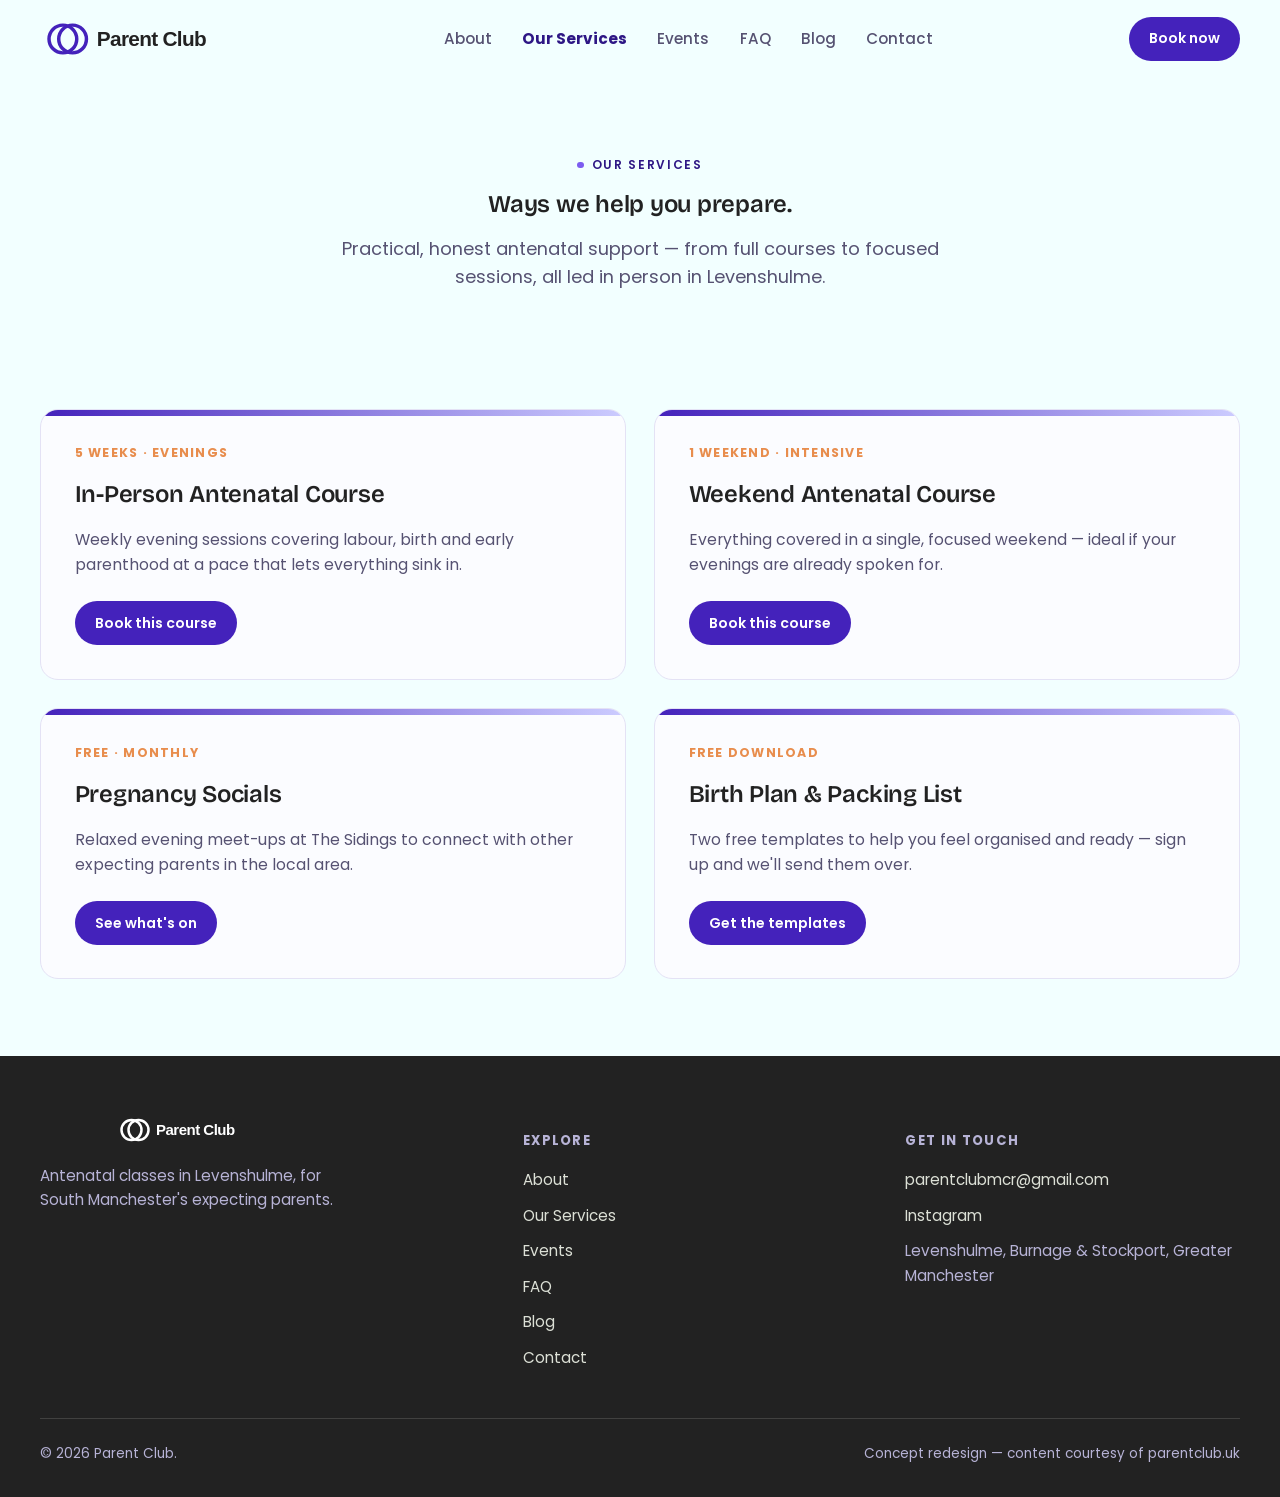
<file: our-services.html>
<!DOCTYPE html>
<html lang="en-GB">
<head>
<meta charset="UTF-8">
<meta name="viewport" content="width=device-width, initial-scale=1.0">
<title>Our Services &mdash; Parent Club</title>
<meta name="description" content="Antenatal courses, pregnancy socials and free resources from Parent Club, Levenshulme.">
<meta name="theme-color" content="#4422bb">
<link rel="icon" href="data:image/svg+xml,%3Csvg xmlns='http://www.w3.org/2000/svg' viewBox='0 0 32 32'%3E%3Ccircle cx='16' cy='16' r='15' fill='%234422bb'/%3E%3Ccircle cx='13' cy='16' r='6' fill='none' stroke='%23ccccff' stroke-width='2'/%3E%3Ccircle cx='19' cy='16' r='6' fill='none' stroke='%23f2ffff' stroke-width='2'/%3E%3C/svg%3E">
<link rel="preconnect" href="https://fonts.googleapis.com">
<link rel="preconnect" href="https://fonts.gstatic.com" crossorigin>
<link href="https://fonts.googleapis.com/css2?family=Bricolage+Grotesque:opsz,wght@12..96,400..700&family=Poppins:ital,wght@0,300;0,400;0,500;0,600;0,700;1,400;1,500&display=swap" rel="stylesheet">
<link rel="stylesheet" href="styles.css">
</head>
<body>
<a class="skip-link" href="#main">Skip to content</a>
<header class="site-header">
  <div class="container nav-inner">
    <a class="brand" href="index.html" aria-label="Parent Club home">
      <img src="Images/parent-club-logo.svg" alt="Parent Club" width="300" height="72">
    </a>
    <ul class="nav-links" id="primaryNav">
      <li><a href="about.html">About</a></li>
      <li><a href="our-services.html" aria-current="page">Our Services</a></li>
      <li><a href="events.html">Events</a></li>
      <li><a href="faq.html">FAQ</a></li>
      <li><a href="blog.html">Blog</a></li>
      <li><a href="contact.html">Contact</a></li>
    </ul>
    <div class="nav-cta">
      <a class="btn btn-primary btn-sm" href="courses-store.html">Book now</a>
      <button class="nav-toggle" aria-expanded="false" aria-controls="primaryNav" aria-label="Toggle menu">
        <span></span><span></span><span></span>
      </button>
    </div>
  </div>
</header>
<main id="main">
  <section class="page-hero">
    <div class="container">
      <p class="eyebrow">Our Services</p>
      <h1>Ways we help you prepare.</h1>
      <p class="lede">Practical, honest antenatal support &mdash; from full courses to focused sessions, all led in person in Levenshulme.</p>
    </div>
  </section>

  <section class="section">
    <div class="container">
      <div class="grid-2">
        <div class="course-card reveal"><span class="course-date">5 weeks &middot; Evenings</span><h3>In-Person Antenatal Course</h3><p class="desc">Weekly evening sessions covering labour, birth and early parenthood at a pace that lets everything sink in.</p><a class="btn btn-primary btn-sm" href="courses-store.html">Book this course</a></div>
        <div class="course-card reveal"><span class="course-date">1 weekend &middot; Intensive</span><h3>Weekend Antenatal Course</h3><p class="desc">Everything covered in a single, focused weekend &mdash; ideal if your evenings are already spoken for.</p><a class="btn btn-primary btn-sm" href="courses-store.html">Book this course</a></div>
        <div class="course-card reveal"><span class="course-date">Free &middot; Monthly</span><h3>Pregnancy Socials</h3><p class="desc">Relaxed evening meet-ups at The Sidings to connect with other expecting parents in the local area.</p><a class="btn btn-primary btn-sm" href="events.html">See what's on</a></div>
        <div class="course-card reveal"><span class="course-date">Free download</span><h3>Birth Plan &amp; Packing List</h3><p class="desc">Two free templates to help you feel organised and ready &mdash; sign up and we'll send them over.</p><a class="btn btn-primary btn-sm" href="contact.html">Get the templates</a></div>
      </div>
    </div>
  </section>
</main>
<footer>
  <div class="container footer-grid">
    <div class="footer-brand">
      <img src="Images/parent-club-logo.svg" alt="Parent Club" width="300" height="72">
      <p>Antenatal classes in Levenshulme, for South Manchester's expecting parents.</p>
    </div>
    <div>
      <h4>Explore</h4>
      <div class="flinks">
        <a href="about.html">About</a>
        <a href="our-services.html">Our Services</a>
        <a href="events.html">Events</a>
        <a href="faq.html">FAQ</a>
        <a href="blog.html">Blog</a>
        <a href="contact.html">Contact</a>
      </div>
    </div>
    <div>
      <h4>Get in touch</h4>
      <div class="flinks">
        <a href="mailto:parentclubmcr@gmail.com">parentclubmcr@gmail.com</a>
        <a href="https://www.instagram.com/parentclub_/" target="_blank" rel="noopener noreferrer">Instagram</a>
        <span class="footer-location">Levenshulme, Burnage &amp; Stockport, Greater Manchester</span>
      </div>
    </div>
  </div>
  <div class="container footer-bottom">
    <span>&copy; 2026 Parent Club.</span>
    <span>Concept redesign &mdash; content courtesy of parentclub.uk</span>
  </div>
</footer>

  <script src="js/site.js"></script>
</body>
</html>
</file>
<file: styles.css>
:root{
    --paper:#F2FFFF;
    --paper-card:#FBFCFF;
    --ink:#222222;
    --ink-soft:#565272;
    --pine:#4422BB;
    --pine-dark:#2E1785;
    --pine-tint:#CCCCFF;
    --rose:#7C5CF0;
    --rose-deep:#4422BB;
    --honey:#e88d4d;
    --line:#E4E2F5;
    --footer-muted:#B7B3D6;
    --radius:18px;
    --shadow:0 24px 48px -28px rgba(68,34,187,.28);
    --ease:cubic-bezier(.22,.61,.36,1);
  }

  *,*::before,*::after{ box-sizing:border-box; }
  html{ scroll-behavior:smooth; }
  body{
    margin:0; background:var(--paper); color:var(--ink);
    font-family:'Poppins',sans-serif; line-height:1.6;
    -webkit-font-smoothing:antialiased;
  }
  img{ max-width:100%; display:block; }
  a{ color:inherit; }
  button{ font-family:inherit; }
  h1,h2,h3{ font-family:'Bricolage Grotesque',sans-serif; margin:0; color:var(--ink); font-weight:600; letter-spacing:-0.01em; }
  p{ margin:0; }
  ul{ margin:0; padding:0; list-style:none; }

  .skip-link{ position:absolute; left:1rem; top:-60px; background:var(--pine); color:#fff; padding:.75rem 1.25rem; border-radius:8px; z-index:100; transition:top .25s var(--ease); }
  .skip-link:focus{ top:1rem; }

  :focus-visible{ outline:3px solid var(--rose-deep); outline-offset:3px; }

  .container{ width:min(1200px, calc(100% - 3rem)); margin-inline:auto; }
  .section{ padding-block:clamp(3rem,6vw,6rem); }
  .section-head{ max-width:640px; margin-bottom:2.75rem; }
  .section-head p{ color:var(--ink-soft); font-size:1.05rem; margin-top:.9rem; }
  .section-head.center{ margin-inline:auto; text-align:center; }

  .eyebrow{ text-transform:uppercase; letter-spacing:.14em; font-size:.75rem; font-weight:600; color:var(--pine-dark); display:inline-flex; align-items:center; gap:.5rem; margin-bottom:1rem; }
  .eyebrow::before{ content:''; width:.4rem; height:.4rem; border-radius:50%; background:var(--rose); display:inline-block; }

  .btn{ display:inline-flex; align-items:center; gap:.5rem; padding:.85rem 1.6rem; border-radius:999px; font-weight:600; font-size:.95rem; text-decoration:none; border:1px solid transparent; cursor:pointer; transition:transform .25s var(--ease), box-shadow .25s var(--ease), background-color .25s var(--ease), color .25s var(--ease); white-space:nowrap; }
  .btn-primary{ background:var(--pine); color:#fff; box-shadow:var(--shadow); }
  .btn-primary:hover{ background:var(--pine-dark); transform:translateY(-2px); }
  .btn-outline{ background:transparent; border-color:var(--ink); color:var(--ink); }
  .btn-outline:hover{ background:var(--ink); color:var(--paper); transform:translateY(-2px); }
  .btn-sm{ padding:.6rem 1.2rem; font-size:.88rem; }

  /* Header */
  .site-header{ position:sticky; top:0; z-index:50; background:rgba(239,242,233,.88); -webkit-backdrop-filter:blur(8px); backdrop-filter:blur(8px); border-bottom:1px solid transparent; transition:box-shadow .3s var(--ease), border-color .3s var(--ease); }
  .site-header.scrolled{ box-shadow:0 8px 24px -18px rgba(38,35,30,.4); border-color:var(--line); }
  .nav-inner{ display:flex; align-items:center; justify-content:space-between; gap:1.5rem; padding-block:.85rem; }
  .brand{ display:flex; align-items:center; text-decoration:none; flex-shrink:0; }
  .brand img{ height:50px; width:auto; }
  .nav-links{ display:flex; align-items:center; gap:1.9rem; }
  .nav-links a{ text-decoration:none; font-size:.95rem; font-weight:500; color:var(--ink-soft); }
  .nav-links a:hover{ color:var(--pine-dark); }
  .nav-cta{ display:flex; align-items:center; gap:.75rem; flex-shrink:0; }
  .nav-toggle{ display:none; background:none; border:none; padding:.5rem; cursor:pointer; }
  .nav-toggle span{ display:block; width:22px; height:2px; margin:4px 0; background:var(--ink); border-radius:2px; transition:transform .25s var(--ease), opacity .25s var(--ease); }
  .nav-toggle[aria-expanded="true"] span:nth-child(1){ transform:translateY(6px) rotate(45deg); }
  .nav-toggle[aria-expanded="true"] span:nth-child(2){ opacity:0; }
  .nav-toggle[aria-expanded="true"] span:nth-child(3){ transform:translateY(-6px) rotate(-45deg); }

  /* Hero */
  .hero{ position:relative; overflow:hidden; padding-block:clamp(3rem,8vw,5.5rem) clamp(2.5rem,6vw,4rem); }
  .hero-grid{ position:relative; z-index:2; display:grid; grid-template-columns:1.05fr .95fr; gap:3rem; align-items:center; }
  .hero h1{ font-size:clamp(2.3rem,3.2vw + 1.3rem,4rem); line-height:1.08; }
  .hero h1 em{ font-style:italic; color:var(--pine-dark); font-weight:500; }
  .hero .lede{ font-size:1.12rem; color:var(--ink-soft); max-width:44ch; margin-block:1.3rem 1.6rem; }
  .chip-row{ display:flex; gap:.6rem; flex-wrap:wrap; margin-bottom:1.8rem; }
  .chip{ background:var(--paper-card); border:1px solid var(--line); padding:.4rem .95rem; border-radius:999px; font-size:.82rem; color:var(--ink-soft); }
  .hero-actions{ display:flex; gap:1rem; flex-wrap:wrap; }
  .hero-visual{ position:relative; }
  .hero-visual img{ border-radius:var(--radius); box-shadow:var(--shadow); position:relative; z-index:2; aspect-ratio:4/5; object-fit:cover; width:100%; }
  .blob{ position:absolute; border-radius:50%; filter:blur(55px); opacity:.5; z-index:1; }
  .blob.rose{ background:var(--rose); width:220px; height:220px; top:-36px; right:-40px; }
  .blob.honey{ background:var(--honey); width:170px; height:170px; bottom:-30px; left:-30px; }
  .hero-wave{ position:absolute; left:0; right:0; bottom:-10px; width:100%; height:auto; color:var(--pine); opacity:.16; z-index:1; }
  @media (prefers-reduced-motion:no-preference){
    .hero-wave{ animation:breathe 6s ease-in-out infinite; transform-origin:center; }
  }
  @keyframes breathe{ 0%,100%{ transform:scaleY(1); } 50%{ transform:scaleY(1.2); } }

  .wave-divider{ line-height:0; color:var(--line); }
  .wave-divider svg{ display:block; width:100%; height:36px; }

  /* Values */
  .values{ display:grid; grid-template-columns:repeat(3,1fr); gap:2.25rem; }
  .value-icon{ width:56px; height:56px; margin-bottom:1.1rem; }
  .value-card h3{ font-size:1.3rem; margin-bottom:.5rem; }
  .value-card p{ color:var(--ink-soft); font-size:.98rem; }

  /* Courses */
  .courses-grid{ display:grid; grid-template-columns:repeat(2,1fr); gap:1.75rem; margin-bottom:2rem; }
  .course-card{ background:var(--paper-card); border:1px solid var(--line); border-radius:var(--radius); padding:2.1rem; position:relative; overflow:hidden; transition:transform .3s var(--ease), box-shadow .3s var(--ease); }
  .course-card::before{ content:''; position:absolute; top:0; left:0; right:0; height:6px; background:linear-gradient(90deg,var(--pine),var(--pine-tint)); }
  .course-card:hover{ transform:translateY(-6px); box-shadow:var(--shadow); }
  .course-date{ font-size:.78rem; text-transform:uppercase; letter-spacing:.1em; color:var(--honey); font-weight:700; margin-bottom:.75rem; display:block; }
  .course-card h3{ font-size:1.5rem; margin-bottom:.85rem; }
  .course-meta{ display:flex; gap:1rem; color:var(--ink-soft); font-size:.88rem; margin-block:0 1.1rem; flex-wrap:wrap; }
  .course-card .desc{ color:var(--ink-soft); font-size:.98rem; margin-bottom:1.5rem; }
  .see-all{ text-align:center; }
  .see-all a{ font-weight:600; text-decoration:none; color:var(--pine-dark); }
  .see-all a:hover{ text-decoration:underline; }

  /* Templates / lead magnet */
  .template-panel{ background:var(--pine); color:#fff; border-radius:calc(var(--radius) + 6px); padding:clamp(2.4rem,5vw,3.6rem); }
  .template-panel .eyebrow{ color:var(--honey); }
  .template-panel .eyebrow::before{ background:var(--honey); }
  .template-panel h2{ color:#fff; max-width:26ch; }
  .template-panel p.desc{ color:#DCE3D8; max-width:52ch; margin-top:1rem; font-size:1.05rem; }
  .template-form{ display:flex; gap:.75rem; margin-block:1.75rem 1rem; flex-wrap:wrap; max-width:520px; }
  .template-form input{ flex:1 1 230px; padding:.9rem 1.2rem; border-radius:999px; border:1px solid rgba(255,255,255,.35); background:rgba(255,255,255,.08); color:#fff; font-size:1rem; }
  .template-form input::placeholder{ color:#C3CFC1; }
  .template-form button{ background:var(--honey); color:var(--ink); border:none; }
  .template-form button:hover{ background:#d67735; }
  .form-note{ font-size:.82rem; color:#C3CFC1; max-width:52ch; }
  .form-success{ font-size:1.05rem; font-weight:600; color:var(--honey); }

  /* About */
  .about-grid{ display:grid; grid-template-columns:.85fr 1.15fr; gap:3rem; align-items:center; }
  .about-panel{ background:var(--paper-card); border:1px solid var(--line); border-radius:var(--radius); padding:2.5rem; }
  .about-panel .rings{ width:64px; height:64px; margin-bottom:1.5rem; }
  .about-panel .pull{ font-family:'Bricolage Grotesque',sans-serif; font-style:italic; font-size:1.4rem; line-height:1.35; color:var(--pine-dark); }
  .about-copy p{ color:var(--ink-soft); font-size:1.05rem; margin-top:1.1rem; max-width:52ch; }
  .about-copy .btn{ margin-top:1.75rem; }

  /* Resources */
  .resource-list{ display:flex; flex-wrap:wrap; gap:1rem; justify-content:center; }
  .resource-chip{ padding:.75rem 1.5rem; border:1px solid var(--line); border-radius:999px; text-decoration:none; color:var(--ink); font-weight:500; background:var(--paper-card); transition:border-color .25s var(--ease), color .25s var(--ease), transform .25s var(--ease); }
  .resource-chip:hover{ border-color:var(--pine); color:var(--pine-dark); transform:translateY(-2px); }

  /* Footer */
  footer{ background:var(--ink); color:var(--paper); padding-block:3.5rem 2rem; }
  .footer-grid{ display:grid; grid-template-columns:1.3fr 1fr 1fr; gap:3rem; }
  .footer-brand img{ height:36px; margin-bottom:1rem; filter:brightness(0) invert(1); }
  .footer-brand p{ color:var(--footer-muted); max-width:34ch; font-size:.95rem; }
  footer h4{ font-family:'Poppins',sans-serif; font-size:.82rem; text-transform:uppercase; letter-spacing:.1em; color:var(--footer-muted); margin-bottom:1.1rem; }
  footer .flinks{ display:flex; flex-direction:column; gap:.7rem; }
  footer a{ text-decoration:none; color:#DCE0D6; font-size:.95rem; }
  footer a:hover{ color:#fff; }
  .footer-bottom{ margin-top:3rem; padding-top:1.5rem; border-top:1px solid rgba(239,242,233,.15); display:flex; justify-content:space-between; flex-wrap:wrap; gap:.75rem; font-size:.85rem; color:var(--footer-muted); }

  /* Reveal on scroll */
  .js .reveal{ opacity:0; transform:translateY(18px); transition:opacity .7s var(--ease), transform .7s var(--ease); }
  .js .reveal.is-visible{ opacity:1; transform:none; }
  @media (prefers-reduced-motion:reduce){
    .js .reveal{ opacity:1; transform:none; transition:none; }
    html{ scroll-behavior:auto; }
  }

  @media (max-width:860px){
        .nav-links{ position:fixed; inset:64px 1rem auto 1rem; background:var(--paper-card); border:1px solid var(--line); border-radius:var(--radius); flex-direction:column; align-items:flex-start; padding:1.5rem; gap:1rem; box-shadow:var(--shadow); transform:translateY(-14px); opacity:0; pointer-events:none; transition:transform .3s var(--ease), opacity .3s var(--ease); }
    .nav-links.open{ transform:translateY(0); opacity:1; pointer-events:auto; }
    .nav-toggle{ display:inline-flex; flex-direction:column; }
    .hero-grid{ grid-template-columns:1fr; }
    .hero-visual{ order:-1; max-width:360px; margin-inline:auto; }
    .values{ grid-template-columns:1fr; }
    .courses-grid{ grid-template-columns:1fr; }
    .about-grid{ grid-template-columns:1fr; }
    .footer-grid{ grid-template-columns:1fr; gap:2.25rem; }
    .grid-2{ grid-template-columns:1fr; }
    .grid-3{ grid-template-columns:1fr; }
  }

/* =========================
   Meet the founders
========================= */

.founders-grid{
    display:grid;
    grid-template-columns:repeat(auto-fit,minmax(300px,1fr));
    gap:2rem;
    margin-top:3rem;
}

.founder-card{
    background:var(--paper-card);
    border:1px solid var(--line);
    border-radius:24px;
    padding:2rem;
    text-align:center;
    transition:.3s ease;
}

.founder-card:hover{
    transform:translateY(-6px);
    box-shadow:0 16px 40px rgba(0,0,0,.08);
}

.founder-photo{
    width:220px;
    height:220px;
    object-fit:cover;
    object-position: 50% 20%;
    border-radius:50%;
    display:block;
    margin:0 auto 1.5rem;
    border:6px solid white;
    box-shadow:0 12px 28px rgba(0,0,0,.12);
}

.founder-card h3{
    margin-bottom:.35rem;
}

.founder-role{
    color:var(--honey);
    font-weight:600;
    margin-bottom:1rem;
}

/* ---- Interior page additions ---- */
.page-hero{ padding-block:clamp(2.5rem,6vw,4.5rem) clamp(1.5rem,4vw,2.5rem); text-align:center; }
.page-hero .eyebrow{ justify-content:center; }
.page-hero h1{ font-size:clamp(2.1rem,2.4vw+1.4rem,3.4rem); line-height:1.1; }
.page-hero p.lede{ color:var(--ink-soft); font-size:1.12rem; max-width:60ch; margin:1.1rem auto 0; }
.prose{ max-width:70ch; }
.prose p{ color:var(--ink-soft); font-size:1.05rem; margin-top:1.2rem; }
.prose h2{ margin-top:2.4rem; font-size:1.6rem; }
.prose h3{ margin-top:1.8rem; font-size:1.25rem; }
.grid-2{ display:grid; grid-template-columns:repeat(2,1fr); gap:1.75rem; }
.grid-3{ display:grid; grid-template-columns:repeat(3,1fr); gap:1.75rem; }
.info-card{ background:var(--paper-card); border:1px solid var(--line); border-radius:var(--radius); padding:2rem; }
.info-card h3{ font-size:1.3rem; margin-bottom:.6rem; }
.info-card p{ color:var(--ink-soft); font-size:.98rem; }
.blog-card{ background:var(--paper-card); border:1px solid var(--line); border-radius:var(--radius); overflow:hidden; display:flex; flex-direction:column; transition:transform .3s var(--ease), box-shadow .3s var(--ease); }
.blog-card:hover{ transform:translateY(-6px); box-shadow:var(--shadow); }
.blog-card .body{ padding:1.7rem; display:flex; flex-direction:column; gap:.6rem; flex:1; }
.blog-card .tag{ font-size:.74rem; text-transform:uppercase; letter-spacing:.1em; font-weight:700; color:var(--rose-deep); }
.blog-card h3{ font-size:1.25rem; }
.blog-card p{ color:var(--ink-soft); font-size:.95rem; }
.blog-card .read{ margin-top:auto; font-weight:600; color:var(--honey); text-decoration:none; font-size:.92rem; }
.faq-item{ border:1px solid var(--line); border-radius:14px; background:var(--paper-card); margin-bottom:.9rem; overflow:hidden; }
.faq-item summary{ cursor:pointer; list-style:none; padding:1.15rem 1.4rem; font-weight:600; font-size:1.05rem; display:flex; justify-content:space-between; align-items:center; gap:1rem; }
.faq-item summary::-webkit-details-marker{ display:none; }
.faq-item summary::after{ content:'+'; font-size:1.4rem; color:var(--rose-deep); transition:transform .25s var(--ease); }
.faq-item[open] summary::after{ transform:rotate(45deg); }
.faq-item .answer{ padding:0 1.4rem 1.25rem; color:var(--ink-soft); }
.contact-grid{ display:grid; grid-template-columns:1fr 1fr; gap:3rem; align-items:start; }
.contact-form{ display:grid; gap:1rem; }
.contact-form label{ font-weight:500; font-size:.92rem; display:grid; gap:.4rem; }
.contact-form input, .contact-form textarea{ padding:.85rem 1.1rem; border-radius:12px; border:1px solid var(--line); background:var(--paper-card); font:inherit; color:var(--ink); }
.contact-form textarea{ min-height:130px; resize:vertical; }
.contact-list{ display:grid; gap:1.2rem; }
.contact-list .row{ display:flex; gap:.9rem; align-items:flex-start; }
.contact-list .row strong{ display:block; }
.contact-list .row span{ color:var(--ink-soft); }
/* ==========================
   Event Cards
========================== */

.event-card{
    background:var(--paper-card);
    border:1px solid var(--line);
    border-radius:var(--radius);
    padding:1.75rem;

    display:grid;
    grid-template-columns:100px 1fr 220px;

    gap:1.75rem;
    align-items:center;
}

.event-when{
    text-align:center;
    background:var(--pine-tint);
    border-radius:16px;
    padding:1rem;
}

.event-when .dow{
    display:block;
    font-size:.75rem;
    font-weight:700;
    text-transform:uppercase;
    letter-spacing:.12em;
    color:var(--pine-dark);
}

.event-when .day{
    display:block;
    font-size:2.2rem;
    font-weight:700;
    color:var(--pine-dark);
    line-height:1;
    margin:.25rem 0;
}

.event-when .mon{
    display:block;
    font-size:.9rem;
    color:var(--ink-soft);
}

.event-body h3{
    margin-bottom:.4rem;
}

.event-meta{
    color:var(--ink-soft);
    margin-bottom:.5rem;
}

.event-body p{
    margin-bottom:1rem;
}

.event-body .btn{
    padding:.65rem 1.25rem;
    font-size:.9rem;
}

.event-image{
    display:flex;
    justify-content:flex-end;
}

.event-image img{
    width:220px;
    height:160px;

    object-fit:cover;
    object-position:center;

    border-radius:16px;

    display:block;
}

/* Mobile */

@media (max-width:900px){

    .event-card{
        grid-template-columns:1fr;
        text-align:center;
    }

    .event-image{
        justify-content:center;
    }

    .event-image img{
        width:100%;
        max-width:320px;
        height:200px;
    }

    .event-body .btn{
        width:100%;
        justify-content:center;
    }

}
/* ---- Light theme accent tweaks ---- */
.event-when .day{ color:var(--pine-dark); }
.template-form button{ color:var(--ink); }

/* Shared layout utilities and responsive safeguards */
.surface-section { background: var(--paper-card); border-block: 1px solid var(--line); }
.content-narrow { max-width: 840px; }
.stack-lg > * + * { margin-top: 2.25rem; }
.text-link { color: var(--rose-deep); }
.footer-location { color: var(--footer-muted); font-size: .95rem; }
.visually-hidden { position: absolute; width: 1px; height: 1px; padding: 0; margin: -1px; overflow: hidden; clip: rect(0, 0, 0, 0); white-space: nowrap; border: 0; }
.event-note { display: inline-block; margin-top: 1rem; color: var(--pine-dark); font-weight: 600; }
.events-hero { position: relative; min-height: min(520px, 70vh); display: grid; place-items: center; overflow: hidden; color: #fff; text-align: left; }
.events-hero .hero-image { position: absolute; inset: 0; width: 100%; height: 100%; object-fit: cover; }
.events-hero .hero-overlay { position: relative; width: 100%; padding: clamp(4rem, 10vw, 7rem) 0; background: linear-gradient(90deg, rgba(34, 34, 34, .74), rgba(34, 34, 34, .18)); }
.events-hero h1, .events-hero .lede { color: #fff; }
.events-hero .lede { max-width: 48ch; font-size: 1.1rem; }
.event-card + .event-card { margin-top: 1.5rem; }
.event-card:not(:has(.event-image)) { grid-template-columns: 100px 1fr; }
.contact-form .form-success { color: var(--pine-dark); }

@media (max-width: 860px) {
  body.menu-open { overflow: hidden; }
  .container { width: min(100% - 2rem, 1200px); }
  .nav-inner { gap: .75rem; }
  .brand img { height: 42px; }
  .nav-links { inset: 72px 1rem auto; max-height: calc(100vh - 88px); overflow: auto; }
  .nav-cta .btn { padding: .6rem .9rem; }
  /* These rules follow the desktop grid definitions, so mobile can override them. */
  .grid-2, .grid-3 { grid-template-columns: 1fr; }
  .template-form .btn { width: 100%; justify-content: center; }
  .event-card:not(:has(.event-image)) { grid-template-columns: 1fr; }
  .events-hero { min-height: 420px; }
  .events-hero .hero-overlay { background: rgba(34, 34, 34, .58); }
}

@media (max-width: 480px) {
  .section { padding-block: 3rem; }
  .nav-cta .btn { font-size: .8rem; }
  .hero-actions .btn { width: 100%; justify-content: center; }
  .course-card, .info-card, .about-panel, .founder-card { padding: 1.4rem; }
  .founder-photo { width: min(180px, 100%); height: auto; aspect-ratio: 1; }
  .footer-bottom { margin-top: 2rem; }
}
/* Production polish: shared interaction, form and contact-page components */
body { min-width: 320px; overflow-x: hidden; }
.site-header { background: rgba(242, 255, 255, .88); }
.nav-links a[aria-current="page"] { color: var(--pine-dark); font-weight: 700; }
.btn { min-height: 2.75rem; justify-content: center; }
.btn:active { transform: translateY(0); }
input, select, textarea { font: inherit; }
input:focus, select:focus, textarea:focus { border-color: var(--pine); outline: 3px solid rgba(68, 34, 187, .18); outline-offset: 1px; }

.contact-hero { padding-bottom: clamp(2.75rem, 6vw, 4.5rem); }
.response-promise { display: inline-flex; align-items: center; gap: .55rem; margin: 1.5rem auto 0; padding: .55rem .9rem; border: 1px solid var(--line); border-radius: 999px; color: var(--ink-soft); font-size: .9rem; background: var(--paper-card); }
.response-promise span { color: #4e9a70; font-size: .7rem; }
.contact-section { padding-top: clamp(1rem, 3vw, 2.75rem); }
.contact-layout { display: grid; grid-template-columns: minmax(0, 1.12fr) minmax(280px, .88fr); gap: clamp(1.25rem, 4vw, 3.5rem); align-items: start; }
.contact-form-card { background: var(--paper-card); border: 1px solid var(--line); border-radius: calc(var(--radius) + 4px); padding: clamp(1.4rem, 4vw, 3rem); box-shadow: var(--shadow); }
.contact-card-heading { max-width: 42rem; margin-bottom: 1.75rem; }
.contact-card-heading .eyebrow { margin-bottom: .7rem; }
.contact-card-heading h2, .help-panel h2, .location-copy h2 { font-size: clamp(1.55rem, 2vw + 1rem, 2.25rem); line-height: 1.15; }
.contact-card-heading p:not(.eyebrow), .help-panel p, .location-copy > p:not(.eyebrow) { color: var(--ink-soft); margin-top: .7rem; }
.contact-form { gap: 1.15rem; }
.contact-form label { color: var(--ink); font-weight: 600; gap: .5rem; }
.contact-form input, .contact-form select, .contact-form textarea { width: 100%; border: 1px solid var(--line); border-radius: 12px; background: #fff; padding: .8rem 1rem; }
.contact-form textarea { min-height: 9rem; }
.contact-form .btn { justify-self: start; margin-top: .35rem; }
.contact-form-card .form-success { margin-top: 1rem; color: var(--pine-dark); }
.contact-help { display: grid; gap: 1rem; }
.help-panel { border: 1px solid var(--line); border-radius: var(--radius); padding: clamp(1.25rem, 3vw, 1.75rem); background: var(--paper-card); }
.help-panel:first-child { background: var(--pine); border-color: var(--pine); color: #fff; }
.help-panel:first-child h2, .help-panel:first-child p { color: #fff; }
.help-panel:first-child p { color: #ded8ff; }
.panel-icon { display: grid; place-items: center; width: 2.25rem; height: 2.25rem; border-radius: 50%; margin-bottom: 1rem; background: var(--pine-tint); color: var(--pine-dark); font-weight: 700; }
.help-panel:first-child .panel-icon { background: rgba(255,255,255,.16); color: #fff; }
.with-arrow { display: inline-flex; gap: .5rem; margin-top: 1.25rem; font-weight: 700; color: var(--honey); text-decoration: none; }
.social-actions, .context-links { display: flex; flex-wrap: wrap; gap: .65rem; margin-top: 1.15rem; }
.social-link, .context-links a { display: inline-flex; align-items: center; gap: .35rem; padding: .55rem .75rem; border: 1px solid var(--line); border-radius: 999px; text-decoration: none; font-size: .88rem; font-weight: 600; background: #fff; }
.social-link { color: var(--honey); }
.compact-panel { display: flex; gap: 1rem; align-items: flex-start; }
.compact-panel .panel-icon { flex: 0 0 auto; margin-bottom: 0; }
.location-layout { display: grid; grid-template-columns: 1fr minmax(280px, .9fr); gap: clamp(1.5rem, 5vw, 5rem); align-items: center; }
.map-placeholder { position: relative; min-height: 18rem; overflow: hidden; border: 1px solid var(--line); border-radius: calc(var(--radius) + 4px); background: #e8e5fb; display: grid; place-items: center; text-align: center; color: var(--pine-dark); box-shadow: var(--shadow); }
.map-grid { position: absolute; inset: -15%; opacity: .7; background-image: linear-gradient(30deg, transparent 48%, rgba(68,34,187,.16) 49%, rgba(68,34,187,.16) 51%, transparent 52%), linear-gradient(120deg, transparent 48%, rgba(68,34,187,.14) 49%, rgba(68,34,187,.14) 51%, transparent 52%); background-size: 72px 72px; transform: rotate(-7deg) scale(1.15); }
.map-placeholder p { position: relative; z-index: 1; margin: 3.5rem 0 0; font-family: 'Bricolage Grotesque', sans-serif; font-size: 1.35rem; font-weight: 700; line-height: 1.2; }
.map-placeholder small { font-family: 'Poppins', sans-serif; font-size: .78rem; font-weight: 500; color: var(--ink-soft); }
.map-pin { position: relative; z-index: 1; width: 2rem; height: 2rem; margin-bottom: 2.5rem; border-radius: 50% 50% 50% 0; background: var(--pine); transform: rotate(-45deg); box-shadow: 0 10px 18px rgba(68,34,187,.3); }
.map-pin::after { content: ''; position: absolute; inset: .58rem; border-radius: 50%; background: var(--paper); }

@media (hover: hover) {
  .social-link:hover, .context-links a:hover { border-color: var(--pine); color: var(--pine-dark); transform: translateY(-1px); }
  .help-panel, .contact-form-card { transition: transform .25s var(--ease), box-shadow .25s var(--ease); }
  .help-panel:hover { transform: translateY(-2px); box-shadow: var(--shadow); }
}

@media (max-width: 860px) {
  .contact-layout, .location-layout { grid-template-columns: 1fr; }
  .contact-help { grid-template-columns: repeat(2, minmax(0, 1fr)); }
  .contact-help .compact-panel { grid-column: 1 / -1; }
  .map-placeholder { min-height: 15rem; }
}

@media (max-width: 560px) {
  .contact-help { grid-template-columns: 1fr; }
  .contact-help .compact-panel { grid-column: auto; }
  .contact-form-card, .help-panel { border-radius: 16px; }
  .contact-form .btn { width: 100%; }
  .location-section { padding-block: 3.25rem; }
}
</file>
